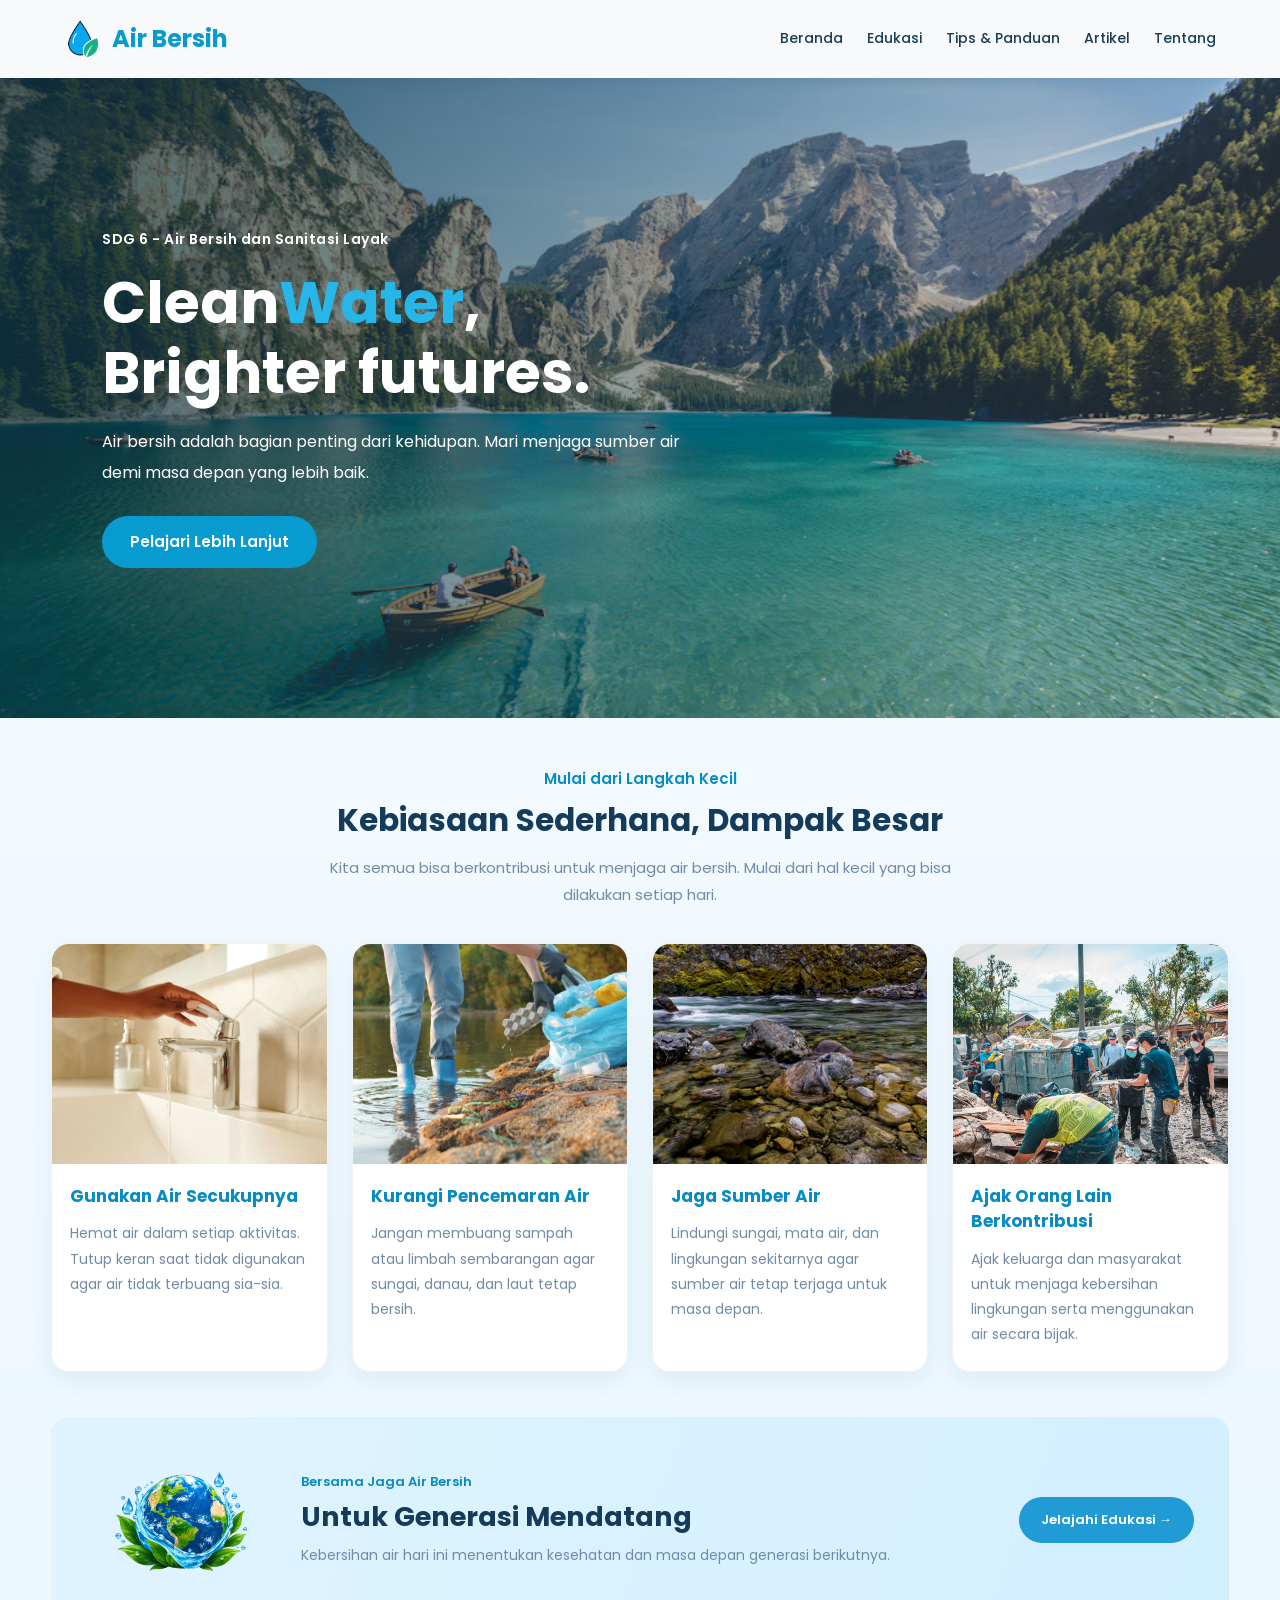
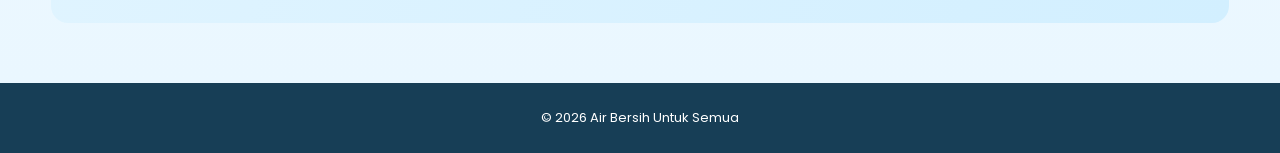
<file: index.html>
<!DOCTYPE html>
<html lang="id">
<head>
    <meta charset="UTF-8">
    <meta name="viewport" content="width=device-width, initial-scale=1.0">
    <title>Air Bersih untuk Semua</title>
    <link rel="stylesheet" href="css/style.css">
</head>
<body>

    <header>
        <nav>
            <a class="logo" href="index.html">
                <img src="image/logo-air.png" alt="Logo Air Bersih">
                <span>Air Bersih</span>
            </a>

            <div class="menu">
                <a href="index.html">Beranda</a>
                <a href="edukasi.html">Edukasi</a>
                <a href="panduan.html">Tips &amp; Panduan</a>
                <a href="artikel.html">Artikel</a>
                <a href="tentang.html">Tentang</a>
            </div>
        </nav>
    </header>

    <main>

        <section class="hero">
            <p class="label">
                SDG 6 - Air Bersih dan Sanitasi Layak
            </p>

            <h1>
                Clean<span>Water</span>,<br>
                Brighter futures.
            </h1>

            <p>
                Air bersih adalah bagian penting dari kehidupan.
                Mari menjaga sumber air demi masa depan yang lebih baik.
            </p>

          <a class="tombol" href="#aksi">
            Pelajari Lebih Lanjut
          </a>
        </section>
        
        <section class="manfaat" id="aksi">

            <p class="subjudul">Mulai dari Langkah Kecil</p>

            <h2>Kebiasaan Sederhana, Dampak Besar</h2>

            <p class="deskripsi">
                Kita semua bisa berkontribusi untuk menjaga air bersih.
                Mulai dari hal kecil yang bisa dilakukan setiap hari.
            </p>

            <div class="kumpulan-kartu">

                <article class="kartu">
                    <img
                        src="image/hemat-air.jpg"
                        alt="Menggunakan air secukupnya"
                    >

                    <div class="kartu-isi">
                        <h3>Gunakan Air Secukupnya</h3>

                        <p>
                            Hemat air dalam setiap aktivitas.
                            Tutup keran saat tidak digunakan agar
                            air tidak terbuang sia-sia.
                        </p>
                    </div>
                </article>

                <article class="kartu">
                    <img
                        src="image/kurangi-pencemaran.jpg"
                        alt="Menjaga sungai dari pencemaran"
                    >

                    <div class="kartu-isi">
                        <h3>Kurangi Pencemaran Air</h3>

                        <p>
                            Jangan membuang sampah atau limbah
                            sembarangan agar sungai, danau,
                            dan laut tetap bersih.
                        </p>
                    </div>
                </article>

                <article class="kartu">
                    <img
                        src="image/mata-air.jpg"
                        alt="Melestarikan sumber air"
                    >

                    <div class="kartu-isi">
                        <h3>Jaga Sumber Air</h3>

                        <p>
                            Lindungi sungai, mata air, dan
                            lingkungan sekitarnya agar sumber
                            air tetap terjaga untuk masa depan.
                        </p>
                    </div>
                </article>

                <article class="kartu">
                    <img
                        src="image/ajak-orang.jpg"
                        alt="Masyarakat menjaga kebersihan lingkungan"
                    >

                    <div class="kartu-isi">
                        <h3>Ajak Orang Lain Berkontribusi</h3>

                        <p>
                            Ajak keluarga dan masyarakat untuk
                            menjaga kebersihan lingkungan serta
                            menggunakan air secara bijak.
                        </p>
                    </div>
                </article>

            </div>

            <div class="ajakan-edukasi">

                <div class="ajakan-gambar">
                    <img
                        src="image/bumi.png"
                        alt="Ilustrasi bumi dan pelestarian air"
                    >
                </div>

                <div class="ajakan-teks">
                    <p class="ajakan-label">
                        Bersama Jaga Air Bersih
                    </p>

                    <h2>Untuk Generasi Mendatang</h2>

                    <p>
                        Kebersihan air hari ini menentukan kesehatan
                        dan masa depan generasi berikutnya.
                    </p>
                </div>

                <a href="edukasi.html" class="tombol-ajakan">
                    Jelajahi Edukasi →
                </a>

            </div>

        </section>

    </main>
    <footer>
        <p>&copy; 2026 Air Bersih Untuk Semua</p>
    </footer>

</body>
</html>
</file>
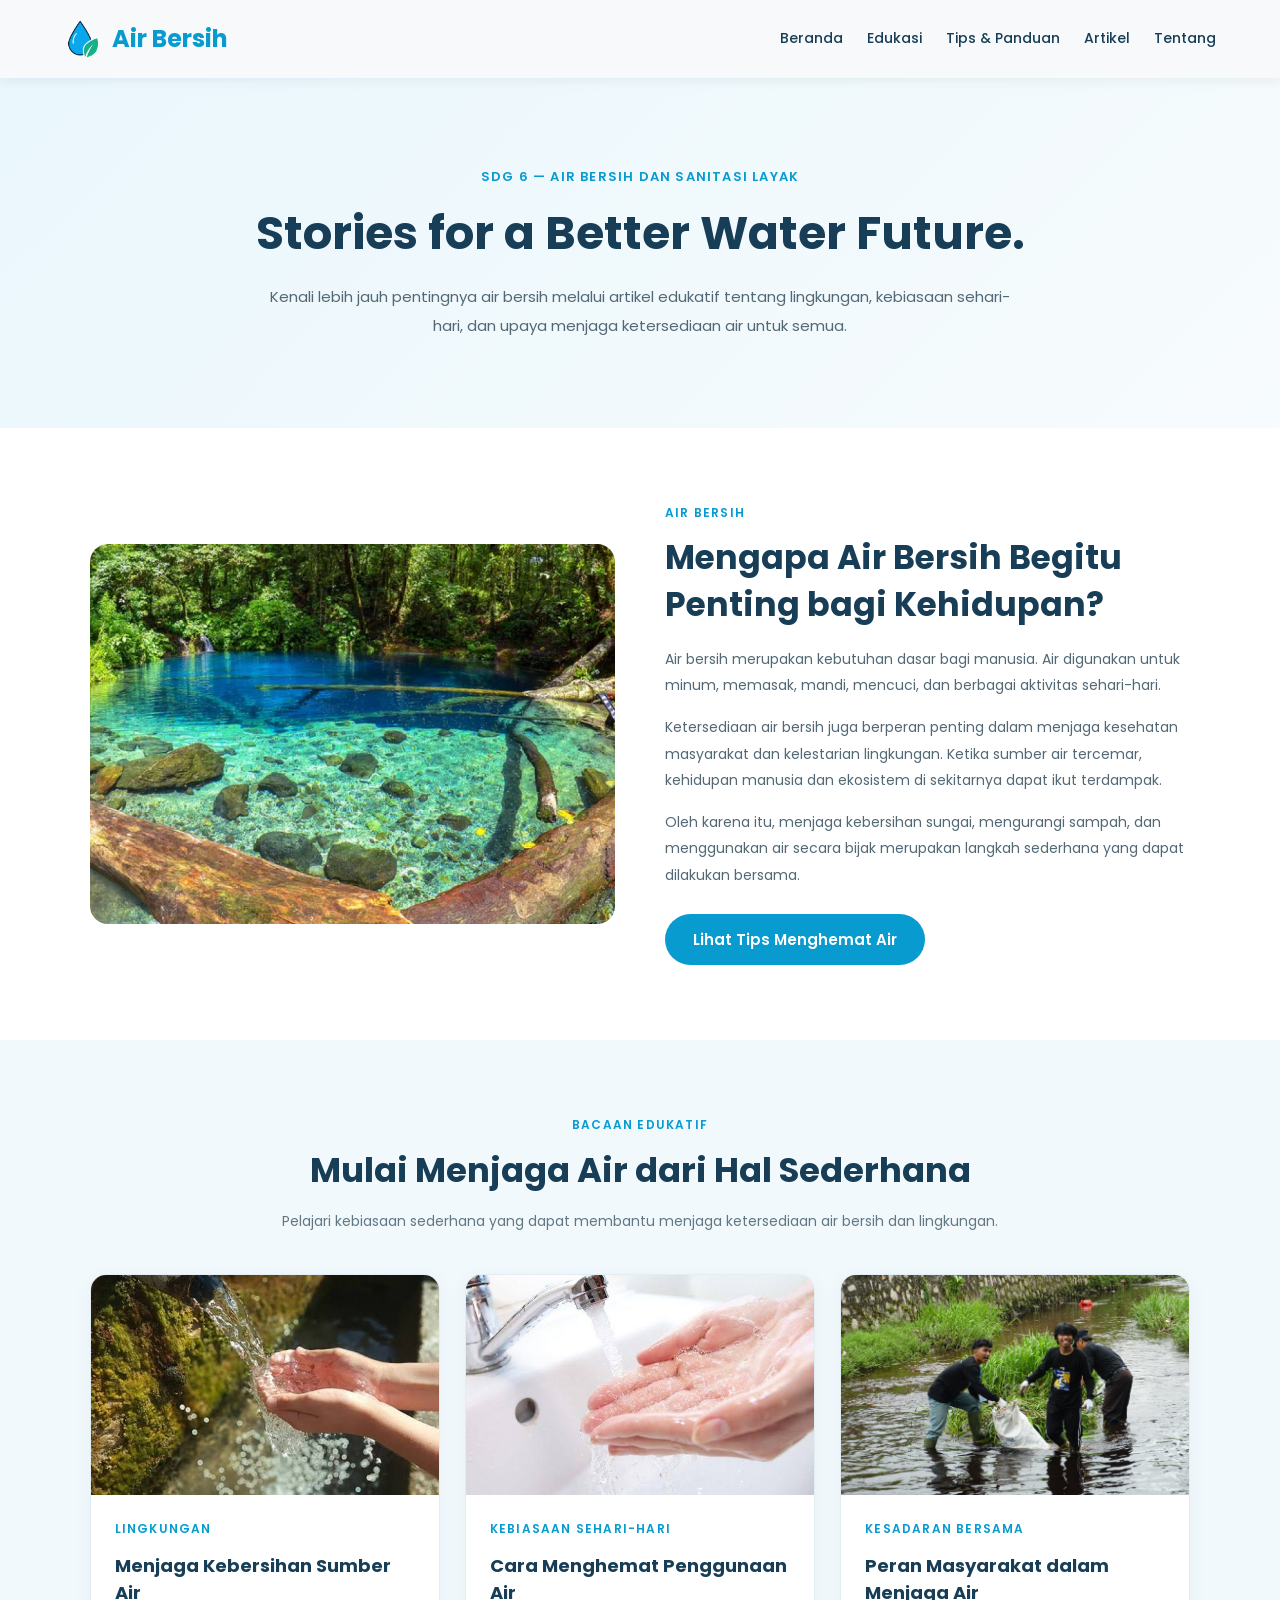
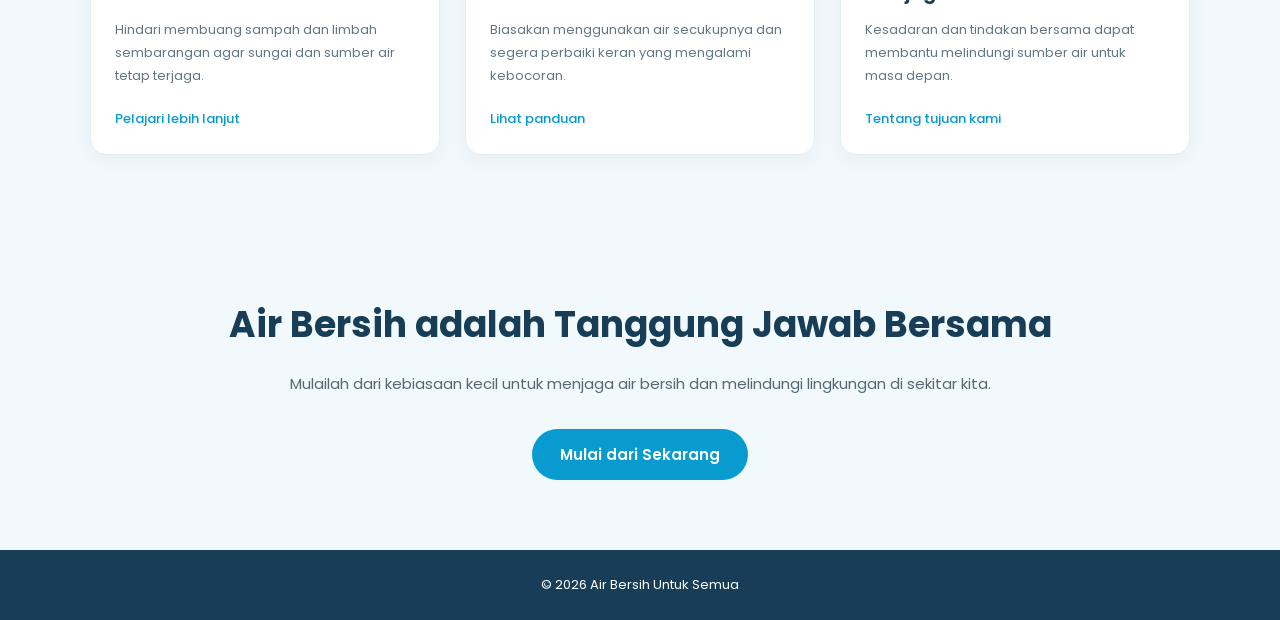
<file: artikel.html>
<!DOCTYPE html>
<html lang="id">
<head>
    <meta charset="UTF-8">
    <meta name="viewport" content="width=device-width, initial-scale=1.0">
    <title>Artikel | Air Bersih Untuk Semua</title>
    <link rel="stylesheet" href="css/style.css">
</head>
<body>

    <!-- HEADER -->
    <header>
        <nav>
            <a class="logo" href="index.html">
                <img src="image/logo-air.png" alt="Logo Air Bersih">
                <span>Air Bersih</span>
            </a>

            <div class="menu">
                <a href="index.html">Beranda</a>
                <a href="edukasi.html">Edukasi</a>
                <a href="panduan.html">Tips &amp; Panduan</a>
                <a href="artikel.html" aria-current="page">Artikel</a>
                <a href="tentang.html">Tentang</a>
            </div>
        </nav>
    </header>

    <main>

        <!-- HERO ARTIKEL -->
        <section class="artikel-hero">
            <div class="artikel-hero-isi">
                <p class="artikel-label">
                    SDG 6 — AIR BERSIH DAN SANITASI LAYAK
                </p>

                <h1>Stories for a Better Water Future.</h1>

                <p>
                    Kenali lebih jauh pentingnya air bersih melalui artikel
                    edukatif tentang lingkungan, kebiasaan sehari-hari, dan
                    upaya menjaga ketersediaan air untuk semua.
                </p>
            </div>
        </section>

        <!-- ARTIKEL UTAMA -->
        <section class="artikel-content">
            <div class="artikel-container">

                <div class="artikel-gambar">
                    <img
                        src="image/mata air.webp"
                        alt="Pemandangan sungai dan danau yang perlu dijaga kelestariannya"
                    >
                </div>

                <div class="artikel-teks">
                    <p class="artikel-subjudul">AIR BERSIH</p>

                    <h2>
                        Mengapa Air Bersih Begitu Penting bagi Kehidupan?
                    </h2>

                    <p>
                        Air bersih merupakan kebutuhan dasar bagi manusia.
                        Air digunakan untuk minum, memasak, mandi, mencuci,
                        dan berbagai aktivitas sehari-hari.
                    </p>

                    <p>
                        Ketersediaan air bersih juga berperan penting dalam
                        menjaga kesehatan masyarakat dan kelestarian lingkungan.
                        Ketika sumber air tercemar, kehidupan manusia dan
                        ekosistem di sekitarnya dapat ikut terdampak.
                    </p>

                    <p>
                        Oleh karena itu, menjaga kebersihan sungai, mengurangi
                        sampah, dan menggunakan air secara bijak merupakan
                        langkah sederhana yang dapat dilakukan bersama.
                    </p>

                    <a class="tombol" href="panduan.html">
                        Lihat Tips Menghemat Air
                    </a>
                </div>

            </div>
        </section>

        <!-- ARTIKEL EDUKASI LAINNYA -->
        <section class="artikel-daftar">
            <div class="artikel-judul">
                <p class="artikel-subjudul">BACAAN EDUKATIF</p>

                <h2>Mulai Menjaga Air dari Hal Sederhana</h2>

                <p>
                    Pelajari kebiasaan sederhana yang dapat membantu menjaga
                    ketersediaan air bersih dan lingkungan.
                </p>
            </div>

            <div class="artikel-grid">

                <article class="artikel-card">
                    <img
                        src="image/kebersihan air.jpg"
                        alt="Sumber air alami"
                    >

                    <div class="artikel-card-isi">
                        <p class="artikel-subjudul">LINGKUNGAN</p>

                        <h3>Menjaga Kebersihan Sumber Air</h3>

                        <p>
                            Hindari membuang sampah dan limbah sembarangan
                            agar sungai dan sumber air tetap terjaga.
                        </p>

                        <a href="edukasi.html">Pelajari lebih lanjut</a>
                    </div>
                </article>

                <article class="artikel-card">
                    <img
                        src="image/hemat air.jpg"
                        alt="Air sebagai kebutuhan sehari-hari"
                    >

                    <div class="artikel-card-isi">
                        <p class="artikel-subjudul">KEBIASAAN SEHARI-HARI</p>

                        <h3>Cara Menghemat Penggunaan Air</h3>

                        <p>
                            Biasakan menggunakan air secukupnya dan segera
                            perbaiki keran yang mengalami kebocoran.
                        </p>

                        <a href="panduan.html">Lihat panduan</a>
                    </div>
                </article>

                <article class="artikel-card">
                    <img
                        src="image/menjaga sumber air.jpeg"
                        alt="Lingkungan perairan yang alami"
                    >

                    <div class="artikel-card-isi">
                        <p class="artikel-subjudul">KESADARAN BERSAMA</p>

                        <h3>Peran Masyarakat dalam Menjaga Air</h3>

                        <p>
                            Kesadaran dan tindakan bersama dapat membantu
                            melindungi sumber air untuk masa depan.
                        </p>

                        <a href="tentang.html">Tentang tujuan kami</a>
                    </div>
                </article>

            </div>
        </section>

        <!-- AJAKAN -->
        <section class="artikel-ajakan">
            <h2>Air Bersih adalah Tanggung Jawab Bersama</h2>

            <p>
                Mulailah dari kebiasaan kecil untuk menjaga air bersih
                dan melindungi lingkungan di sekitar kita.
            </p>

            <a class="tombol" href="panduan.html">
                Mulai dari Sekarang
            </a>
        </section>

    </main>

    <!-- FOOTER -->
    <footer>
        <p>&copy; 2026 Air Bersih Untuk Semua</p>
    </footer>

</body>
</html>
</file>
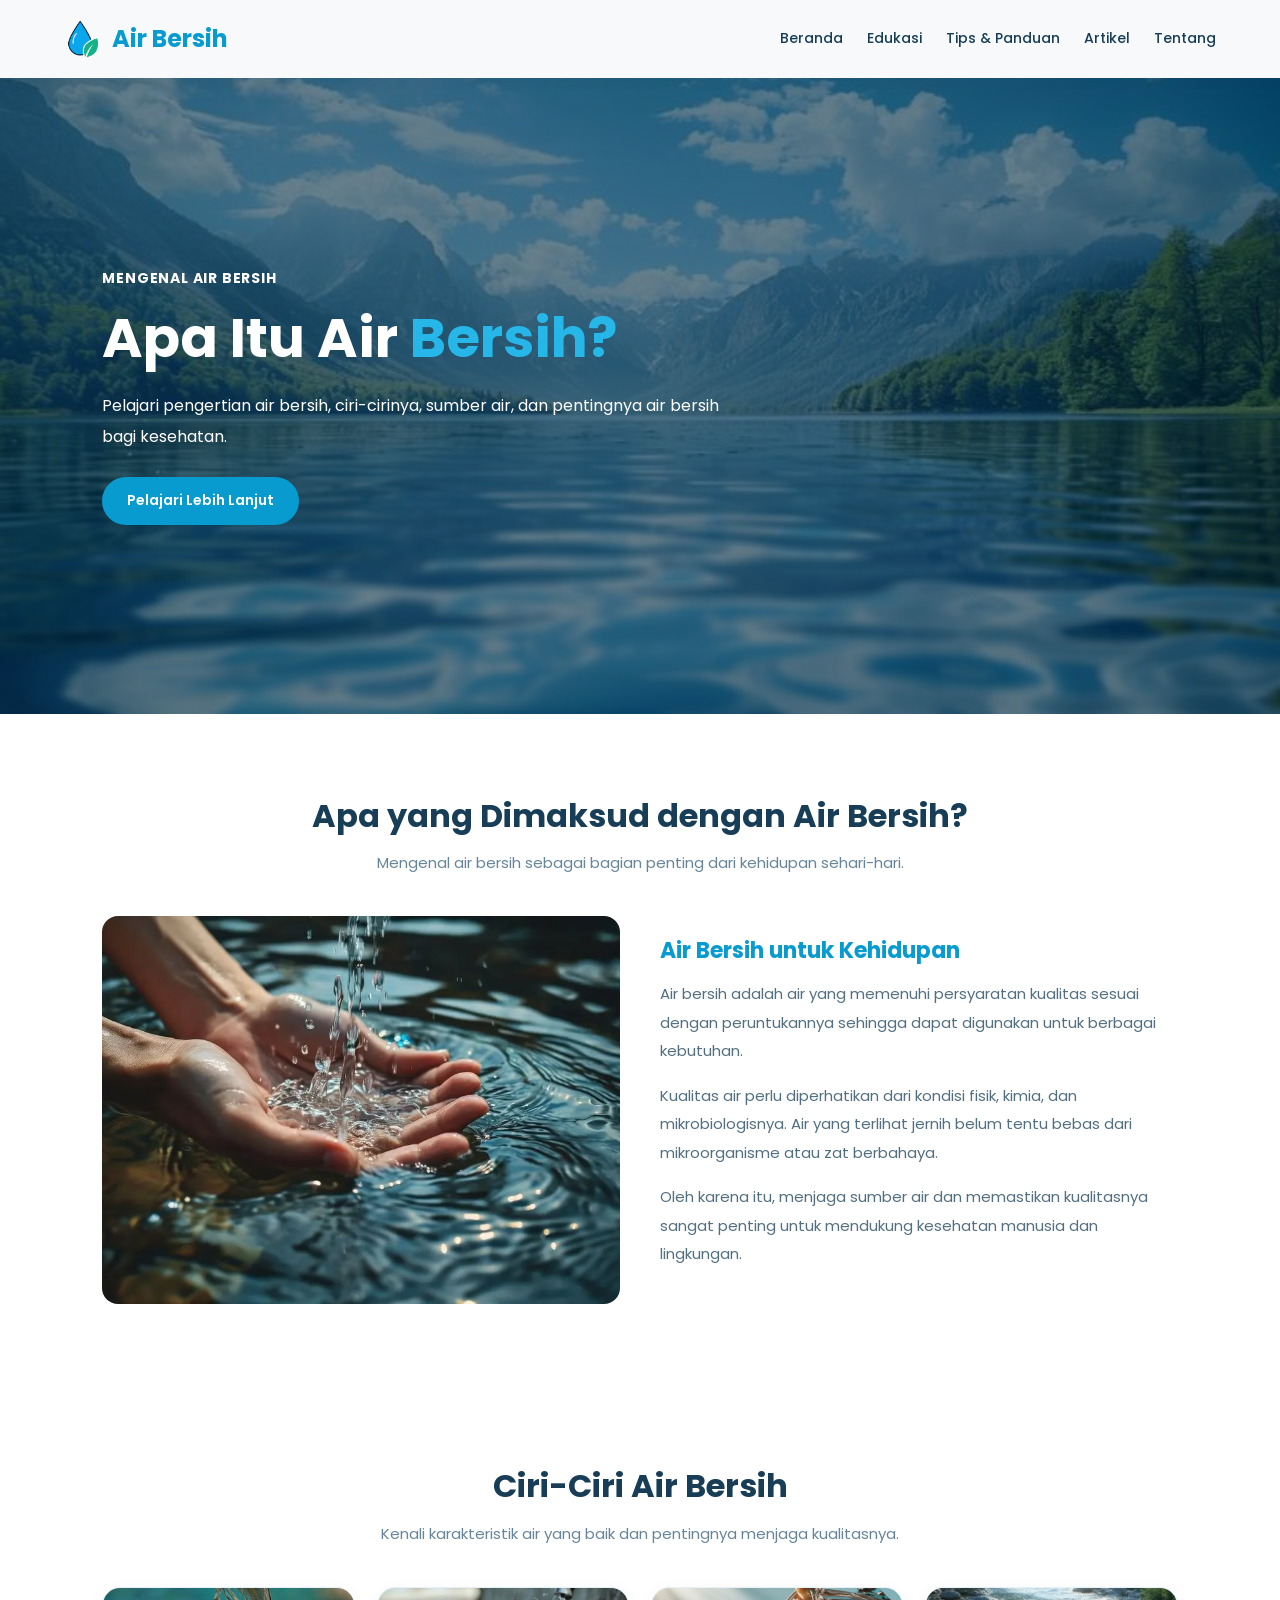
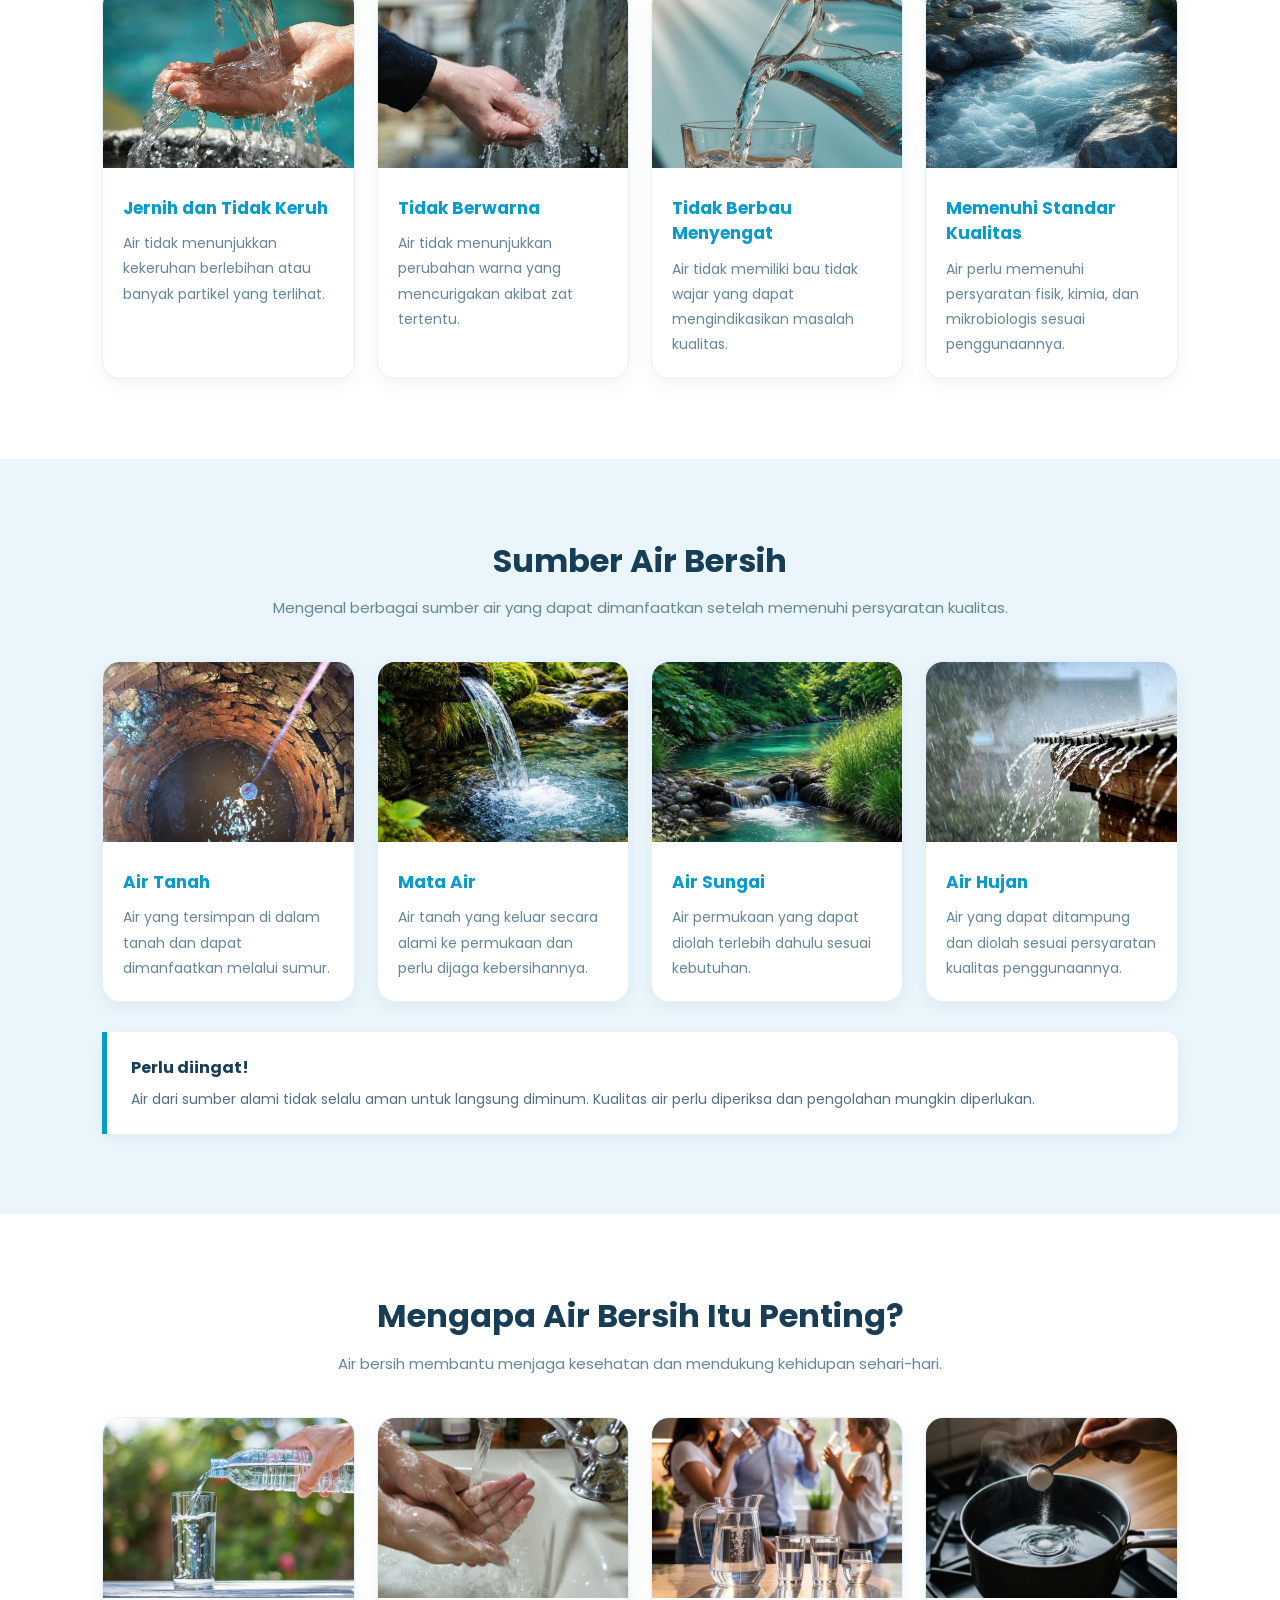
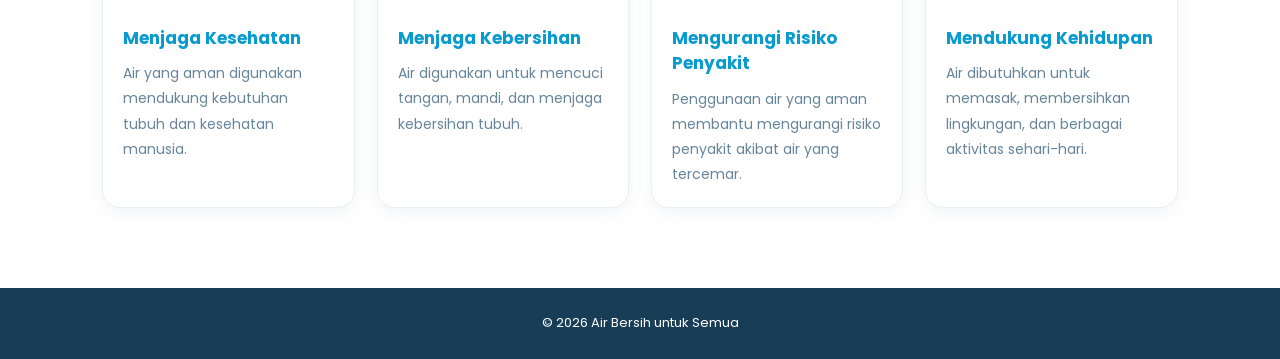
<file: edukasi.html>
<!DOCTYPE html>
<html lang="id">
<head>
    <meta charset="UTF-8">
    <meta name="viewport" content="width=device-width, initial-scale=1.0">
    <title>Edukasi | Air Bersih</title>
    <link rel="stylesheet" href="css/style.css">
</head>
<body>
    <header>
        <nav>
              <a class="logo" href="index.html">
                <img src="image/logo-air.png" alt="Logo Air Bersih">
                <span>Air Bersih</span>
              </a>
            <div class="menu">
                <a href="index.html">Beranda</a>
                <a href="edukasi.html">Edukasi</a>
                <a href="panduan.html">Tips & Panduan</a>
                <a href="artikel.html">Artikel</a>
                <a href="tentang.html">Tentang</a>
            </div>
        </nav>
    </header>
    <main class="halaman-edukasi">

        <!-- HERO PENGERTIAN AIR BERSIH -->
        <section class="edukasi-hero">

            <div class="edukasi-hero-content">
                <p class="edukasi-label">
                    MENGENAL AIR BERSIH
                </p>

                <h1>
                    Apa Itu Air <span>Bersih?</span>
                </h1>

                <p class="edukasi-deskripsi">
                    Pelajari pengertian air bersih, ciri-cirinya,
                    sumber air, dan pentingnya air bersih bagi kesehatan.
                </p>

                <a href="#pengertian" class="edukasi-tombol">
                    Pelajari Lebih Lanjut
                </a>
            </div>

        </section>

        <!-- PENGERTIAN AIR BERSIH -->
        <section class="edukasi-pengertian" id="pengertian">

            <div class="edukasi-judul">
                <h2>Apa yang Dimaksud dengan Air Bersih?</h2>
                <p>
                    Mengenal air bersih sebagai bagian penting
                    dari kehidupan sehari-hari.
                </p>
            </div>

            <div class="edukasi-pengertian-content">

                <img
                    src="image/pengertian.jpg"
                    alt="Pemandangan sumber air bersih"
                    class="edukasi-gambar-pengertian"
                >

                <div class="edukasi-teks-pengertian">
                    <h3>Air Bersih untuk Kehidupan</h3>

                    <p>
                        Air bersih adalah air yang memenuhi persyaratan
                        kualitas sesuai dengan peruntukannya sehingga
                        dapat digunakan untuk berbagai kebutuhan.
                    </p>

                    <p>
                        Kualitas air perlu diperhatikan dari kondisi
                        fisik, kimia, dan mikrobiologisnya. Air yang
                        terlihat jernih belum tentu bebas dari
                        mikroorganisme atau zat berbahaya.
                    </p>

                    <p>
                        Oleh karena itu, menjaga sumber air dan
                        memastikan kualitasnya sangat penting untuk
                        mendukung kesehatan manusia dan lingkungan.
                    </p>
                </div>

            </div>
        </section>

        <!-- CIRI-CIRI AIR BERSIH -->
        <section class="edukasi-bagian" id="ciri-ciri">

            <div class="edukasi-judul">
                <h2>Ciri-Ciri Air Bersih</h2>
                <p>
                    Kenali karakteristik air yang baik dan
                    pentingnya menjaga kualitasnya.
                </p>
            </div>

            <div class="edukasi-grid">

                <article class="edukasi-card">
                    <img src="image/air jernih.jpg"
                         alt="Air jernih"
                         class="edukasi-card-gambar">

                    <div class="edukasi-card-isi">
                        <h3>Jernih dan Tidak Keruh</h3>
                        <p>
                            Air tidak menunjukkan kekeruhan berlebihan
                            atau banyak partikel yang terlihat.
                        </p>
                    </div>
                </article>

                <article class="edukasi-card">
                    <img src="image/air tidak berwarna.jpg"
                         alt="Air tanpa warna mencurigakan"
                         class="edukasi-card-gambar">

                    <div class="edukasi-card-isi">
                        <h3>Tidak Berwarna</h3>
                        <p>
                            Air tidak menunjukkan perubahan warna
                            yang mencurigakan akibat zat tertentu.
                        </p>
                    </div>
                </article>

                <article class="edukasi-card">
                    <img src="image/air tak berbau.jpg"
                         alt="Air bersih dalam wadah"
                         class="edukasi-card-gambar">

                    <div class="edukasi-card-isi">
                        <h3>Tidak Berbau Menyengat</h3>
                        <p>
                            Air tidak memiliki bau tidak wajar
                            yang dapat mengindikasikan masalah kualitas.
                        </p>
                    </div>
                </article>

                <article class="edukasi-card">
                    <img src="image/sumber air terjaga.jpg"
                         alt="Lingkungan sumber air yang terjaga"
                         class="edukasi-card-gambar">

                    <div class="edukasi-card-isi">
                        <h3>Memenuhi Standar Kualitas</h3>
                        <p>
                            Air perlu memenuhi persyaratan fisik,
                            kimia, dan mikrobiologis sesuai penggunaannya.
                        </p>
                    </div>
                </article>

            </div>
        </section>

        <!-- SUMBER AIR BERSIH -->
        <section class="edukasi-bagian edukasi-sumber"
                 id="sumber-air">

            <div class="edukasi-judul">
                <h2>Sumber Air Bersih</h2>
                <p>
                    Mengenal berbagai sumber air yang dapat
                    dimanfaatkan setelah memenuhi persyaratan kualitas.
                </p>
            </div>

            <div class="edukasi-grid">

                <article class="edukasi-card">
                    <img src="image/air tanah.jpg"
                         alt="Air tanah"
                         class="edukasi-card-gambar">

                    <div class="edukasi-card-isi">
                        <h3>Air Tanah</h3>
                        <p>
                            Air yang tersimpan di dalam tanah dan
                            dapat dimanfaatkan melalui sumur.
                        </p>
                    </div>
                </article>

                <article class="edukasi-card">
                    <img src="image/mata air alami.jpg"
                         alt="Mata air alami"
                         class="edukasi-card-gambar">

                    <div class="edukasi-card-isi">
                        <h3>Mata Air</h3>
                        <p>
                            Air tanah yang keluar secara alami
                            ke permukaan dan perlu dijaga kebersihannya.
                        </p>
                    </div>
                </article>

                <article class="edukasi-card">
                    <img src="image/sungai.jpg"
                         alt="Aliran sungai"
                         class="edukasi-card-gambar">

                    <div class="edukasi-card-isi">
                        <h3>Air Sungai</h3>
                        <p>
                            Air permukaan yang dapat diolah
                            terlebih dahulu sesuai kebutuhan.
                        </p>
                    </div>
                </article>

                <article class="edukasi-card">
                    <img src="image/air hujan.jpg"
                         alt="Air hujan"
                         class="edukasi-card-gambar">

                    <div class="edukasi-card-isi">
                        <h3>Air Hujan</h3>
                        <p>
                            Air yang dapat ditampung dan diolah
                            sesuai persyaratan kualitas penggunaannya.
                        </p>
                    </div>
                </article>

            </div>

            <div class="edukasi-catatan">
                <strong>Perlu diingat!</strong>
                <p>
                    Air dari sumber alami tidak selalu aman untuk
                    langsung diminum. Kualitas air perlu diperiksa
                    dan pengolahan mungkin diperlukan.
                </p>
            </div>
        </section>

         <!-- PENTINGNYA AIR BERSIH -->
        <section class="edukasi-bagian"
                 id="pentingnya-air-bersih">

            <div class="edukasi-judul">
                <h2>Mengapa Air Bersih Itu Penting?</h2>
                <p>
                    Air bersih membantu menjaga kesehatan
                    dan mendukung kehidupan sehari-hari.
                </p>
            </div>

            <div class="edukasi-grid">

                <article class="edukasi-card">
                    <img src="image/air minum.jpg"
                         alt="Air minum untuk kebutuhan tubuh"
                         class="edukasi-card-gambar">

                    <div class="edukasi-card-isi">
                        <h3>Menjaga Kesehatan</h3>
                        <p>
                            Air yang aman digunakan mendukung
                            kebutuhan tubuh dan kesehatan manusia.
                        </p>
                    </div>
                </article>

                <article class="edukasi-card">
                    <img src="image/cuci tangan.jpg"
                         alt="Mencuci tangan menggunakan air"
                         class="edukasi-card-gambar">

                    <div class="edukasi-card-isi">
                        <h3>Menjaga Kebersihan</h3>
                        <p>
                            Air digunakan untuk mencuci tangan,
                            mandi, dan menjaga kebersihan tubuh.
                        </p>
                    </div>
                </article>

                <article class="edukasi-card">
                    <img src="image/keluarga minum air.jpg"
                         alt="Keluarga minum air bersih"
                         class="edukasi-card-gambar">

                    <div class="edukasi-card-isi">
                        <h3>Mengurangi Risiko Penyakit</h3>
                        <p>
                            Penggunaan air yang aman membantu
                            mengurangi risiko penyakit akibat
                            air yang tercemar.
                        </p>
                    </div>
                </article>

                <article class="edukasi-card">
                    <img src="image/memasak.jpg"
                         alt="Kegiatan sehari-hari menggunakan air"
                         class="edukasi-card-gambar">

                    <div class="edukasi-card-isi">
                        <h3>Mendukung Kehidupan</h3>
                        <p>
                            Air dibutuhkan untuk memasak,
                            membersihkan lingkungan, dan
                            berbagai aktivitas sehari-hari.
                        </p>
                    </div>
                </article>

            </div>
        </section>

    </main>

    <footer>
        <p>&copy; 2026 Air Bersih untuk Semua</p>
    </footer>
                
</body>
</html>
</file>
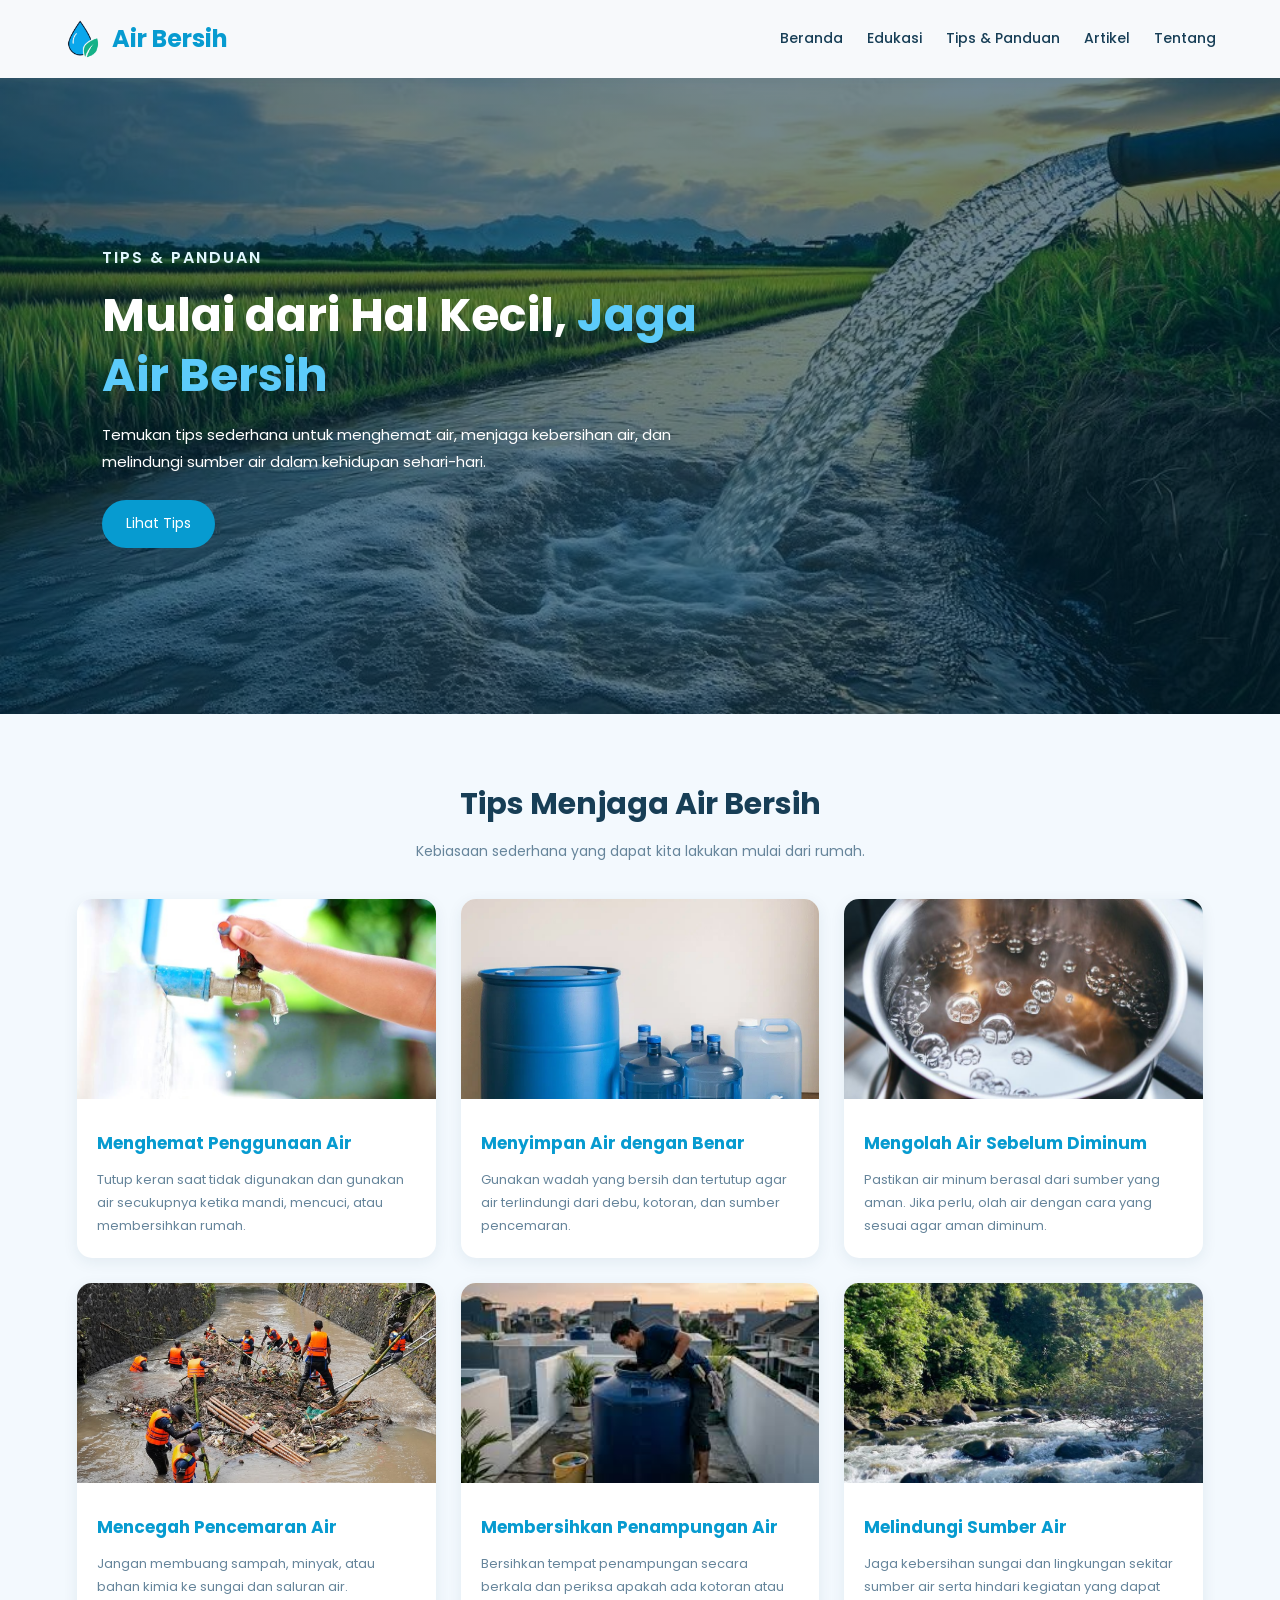
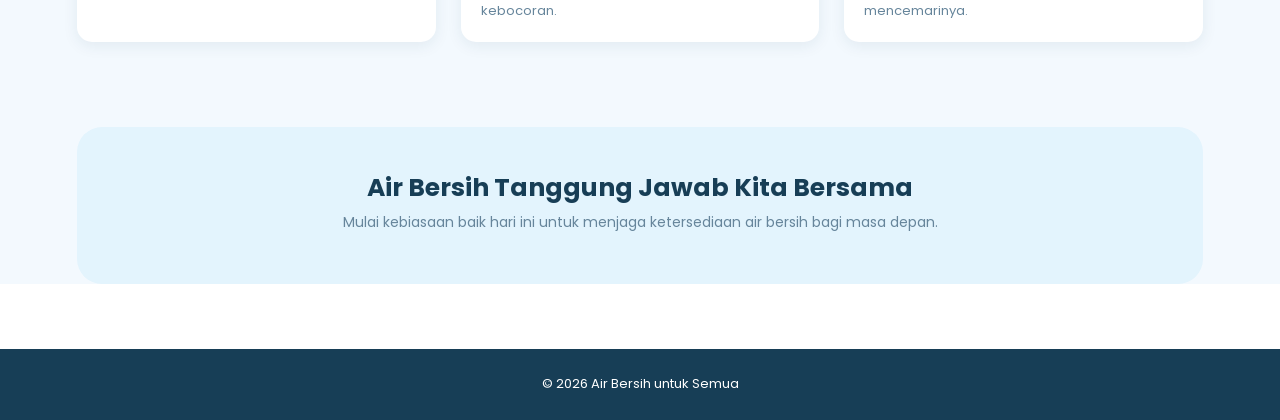
<file: panduan.html>
<!DOCTYPE html>
<html lang="id">
<head>
    <meta charset="UTF-8">
    <meta name="viewport" content="width=device-width, initial-scale=1.0">
    <title>Tips & Panduan | Air Bersih</title>
    <link rel="stylesheet" href="css/style.css">
</head>
<body>
    <header>
        <nav>
            <a class="logo" href="index.html">
                <img src="image/logo-air.png" alt="Logo Air Bersih">
                <span>Air Bersih</span> 
            </a>
            <div class="menu">
                <a href="index.html">Beranda</a>
                <a href="edukasi.html">Edukasi</a>
                <a href="panduan.html">Tips & Panduan</a>
                <a href="artikel.html">Artikel</a>
                <a href="tentang.html">Tentang</a>
            </div>
        </nav>
    </header>

    <main class="tips-halaman">

        <!-- HERO SECTION -->
        <section class="tips-hero">
            <div class="tips-hero-isi">
                <p class="tips-label">TIPS & PANDUAN</p>

                <h1>
                    Mulai dari Hal Kecil,
                    <span>Jaga Air Bersih</span>
                </h1>

                <p class="tips-deskripsi">
                    Temukan tips sederhana untuk menghemat air,
                    menjaga kebersihan air, dan melindungi sumber
                    air dalam kehidupan sehari-hari.
                </p>
                <a href="#daftar-tips" class="tips-tombol">
                    Lihat Tips
                </a>

            </div>
        </section>

        <!-- DAFTAR TIPS -->
        <section class="tips-bagian" id="daftar-tips">

            <div class="tips-judul">
                <h2>Tips Menjaga Air Bersih</h2>
                <p>
                    Kebiasaan sederhana yang dapat kita lakukan
                    mulai dari rumah.
                </p>
            </div>

            <div class="tips-grid">

                <!-- TIPS -->
                <article class="tips-card">
                    <img src="image/mematikan keran2.jpg"
                         alt="Mematikan keran air setelah digunakan"
                         class="tips-gambar">

                    <div class="tips-card-isi">
                        <h3>Menghemat Penggunaan Air</h3>
                        <p>
                            Tutup keran saat tidak digunakan dan
                            gunakan air secukupnya ketika mandi,
                            mencuci, atau membersihkan rumah.
                        </p>
                    </div>
                </article>

                <!-- TIPS -->
                <article class="tips-card">
                    <img src="image/penyimpan air.jpg"
                         alt="Wadah penyimpanan air bersih yang tertutup"
                         class="tips-gambar">

                    <div class="tips-card-isi">
                        <h3>Menyimpan Air dengan Benar</h3>
                        <p>
                            Gunakan wadah yang bersih dan tertutup
                            agar air terlindungi dari debu,
                            kotoran, dan sumber pencemaran.
                        </p>
                    </div>
                </article>

                <!-- TIPS -->
                <article class="tips-card">
                    <img src="image/masak air.jpg"
                         alt="Air yang sedang direbus dalam panci"
                         class="tips-gambar">

                    <div class="tips-card-isi">
                        <h3>Mengolah Air Sebelum Diminum</h3>
                        <p>
                            Pastikan air minum berasal dari sumber
                            yang aman. Jika perlu, olah air dengan
                            cara yang sesuai agar aman diminum.
                        </p>
                    </div>
                </article>

                <!-- TIPS -->
                <article class="tips-card">
                    <img src="image/mencegah pencemaran air2.jpg"
                         alt="Sampah yang dikumpulkan untuk menjaga lingkungan"
                         class="tips-gambar">

                    <div class="tips-card-isi">
                        <h3>Mencegah Pencemaran Air</h3>
                        <p>
                            Jangan membuang sampah, minyak,
                            atau bahan kimia ke sungai dan
                            saluran air.
                        </p>
                    </div>
                </article>

                <!-- TIPS -->
                <article class="tips-card">
                    <img src="image/membersihkan toren.jpg"
                         alt="Pembersihan tempat penampungan air"
                         class="tips-gambar">

                    <div class="tips-card-isi">
                        <h3>Membersihkan Penampungan Air</h3>
                        <p>
                            Bersihkan tempat penampungan secara
                            berkala dan periksa apakah ada
                            kotoran atau kebocoran.
                        </p>
                    </div>
                </article>

                <!-- TIPS -->
                <article class="tips-card">
                    <img src="image/lindungi sumber air.jpg"
                         alt="Lingkungan sungai yang bersih dan terawat"
                         class="tips-gambar">

                    <div class="tips-card-isi">
                        <h3>Melindungi Sumber Air</h3>
                        <p>
                            Jaga kebersihan sungai dan lingkungan
                            sekitar sumber air serta hindari
                            kegiatan yang dapat mencemarinya.
                        </p>
                    </div>
                </article>

            </div>
        </section>

        <!-- AJAKAN -->
        <section class="tips-ajakan">
            <h2>Air Bersih Tanggung Jawab Kita Bersama</h2>
            <p>
                Mulai kebiasaan baik hari ini untuk menjaga
                ketersediaan air bersih bagi masa depan.
            </p>
        </section>

    </main>

    <footer>
        <p>&copy; 2026 Air Bersih untuk Semua</p>
    </footer>
</body>
</html>
</file>
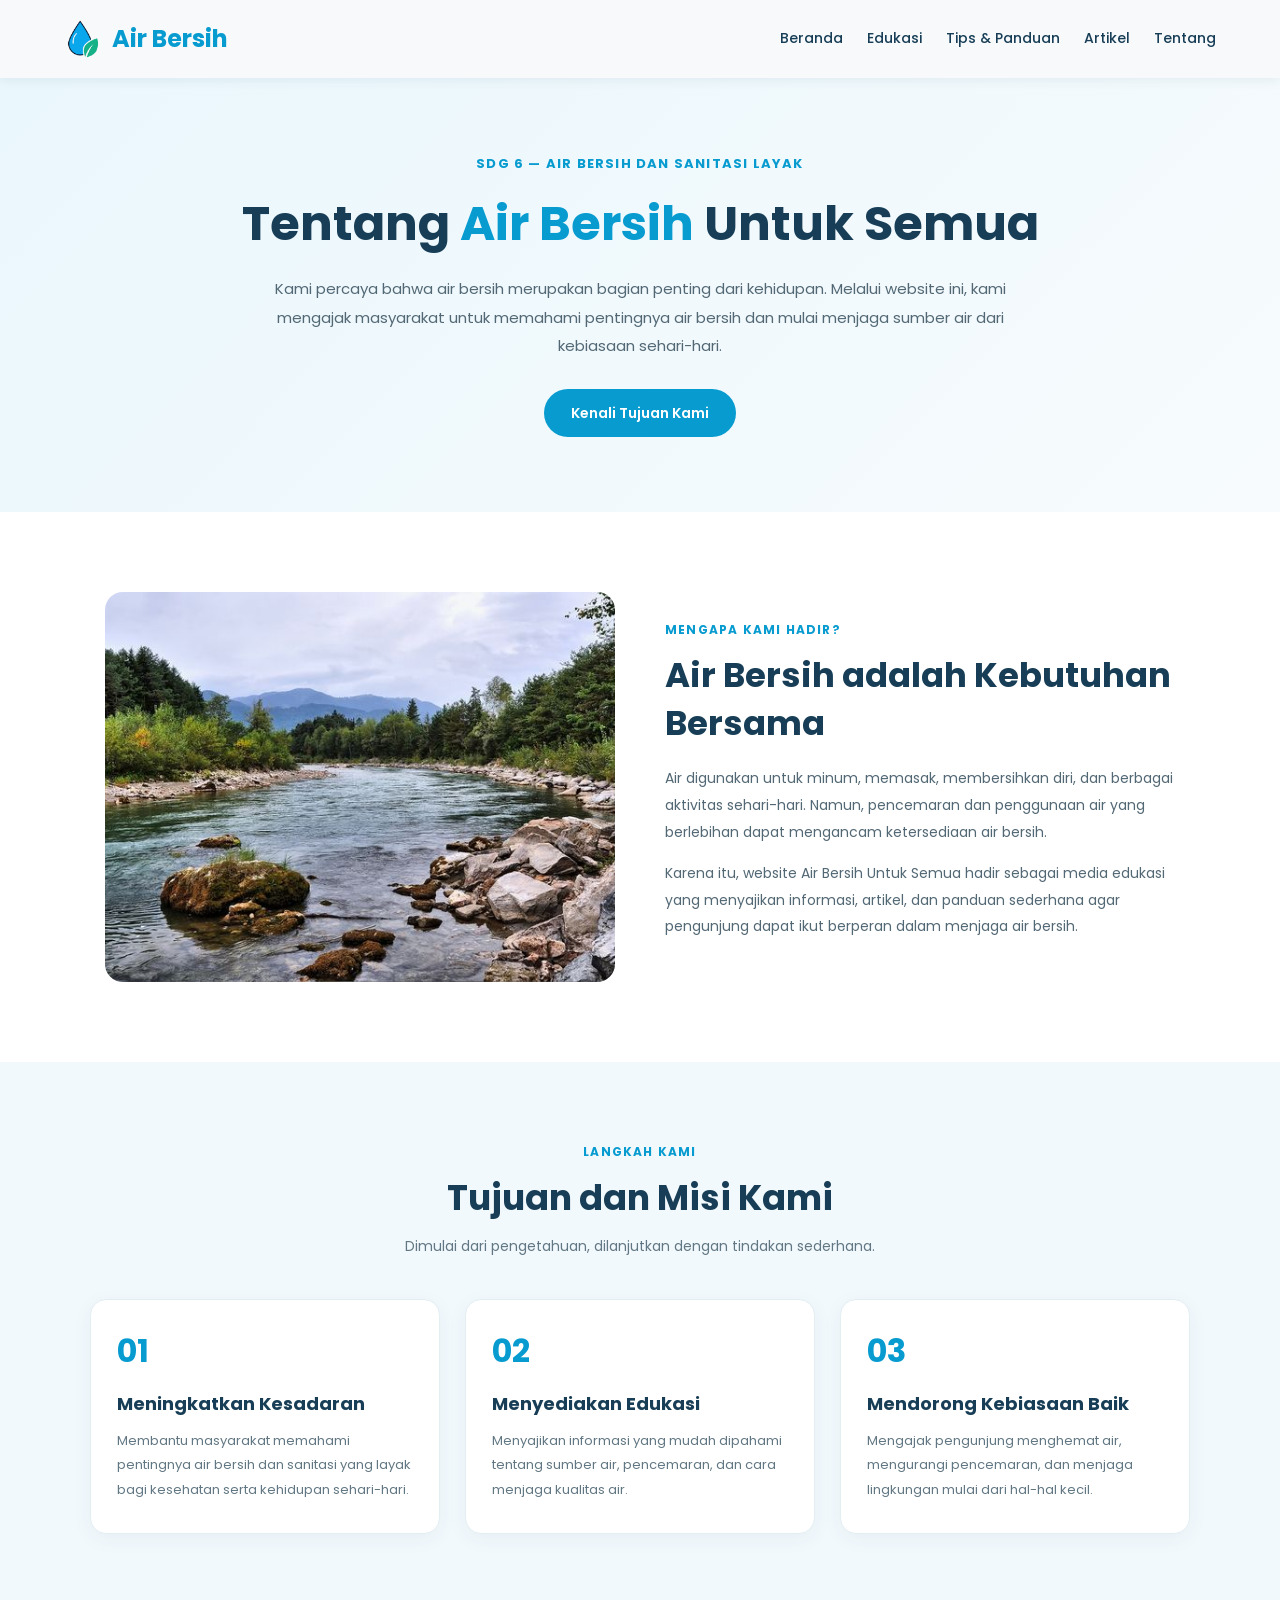
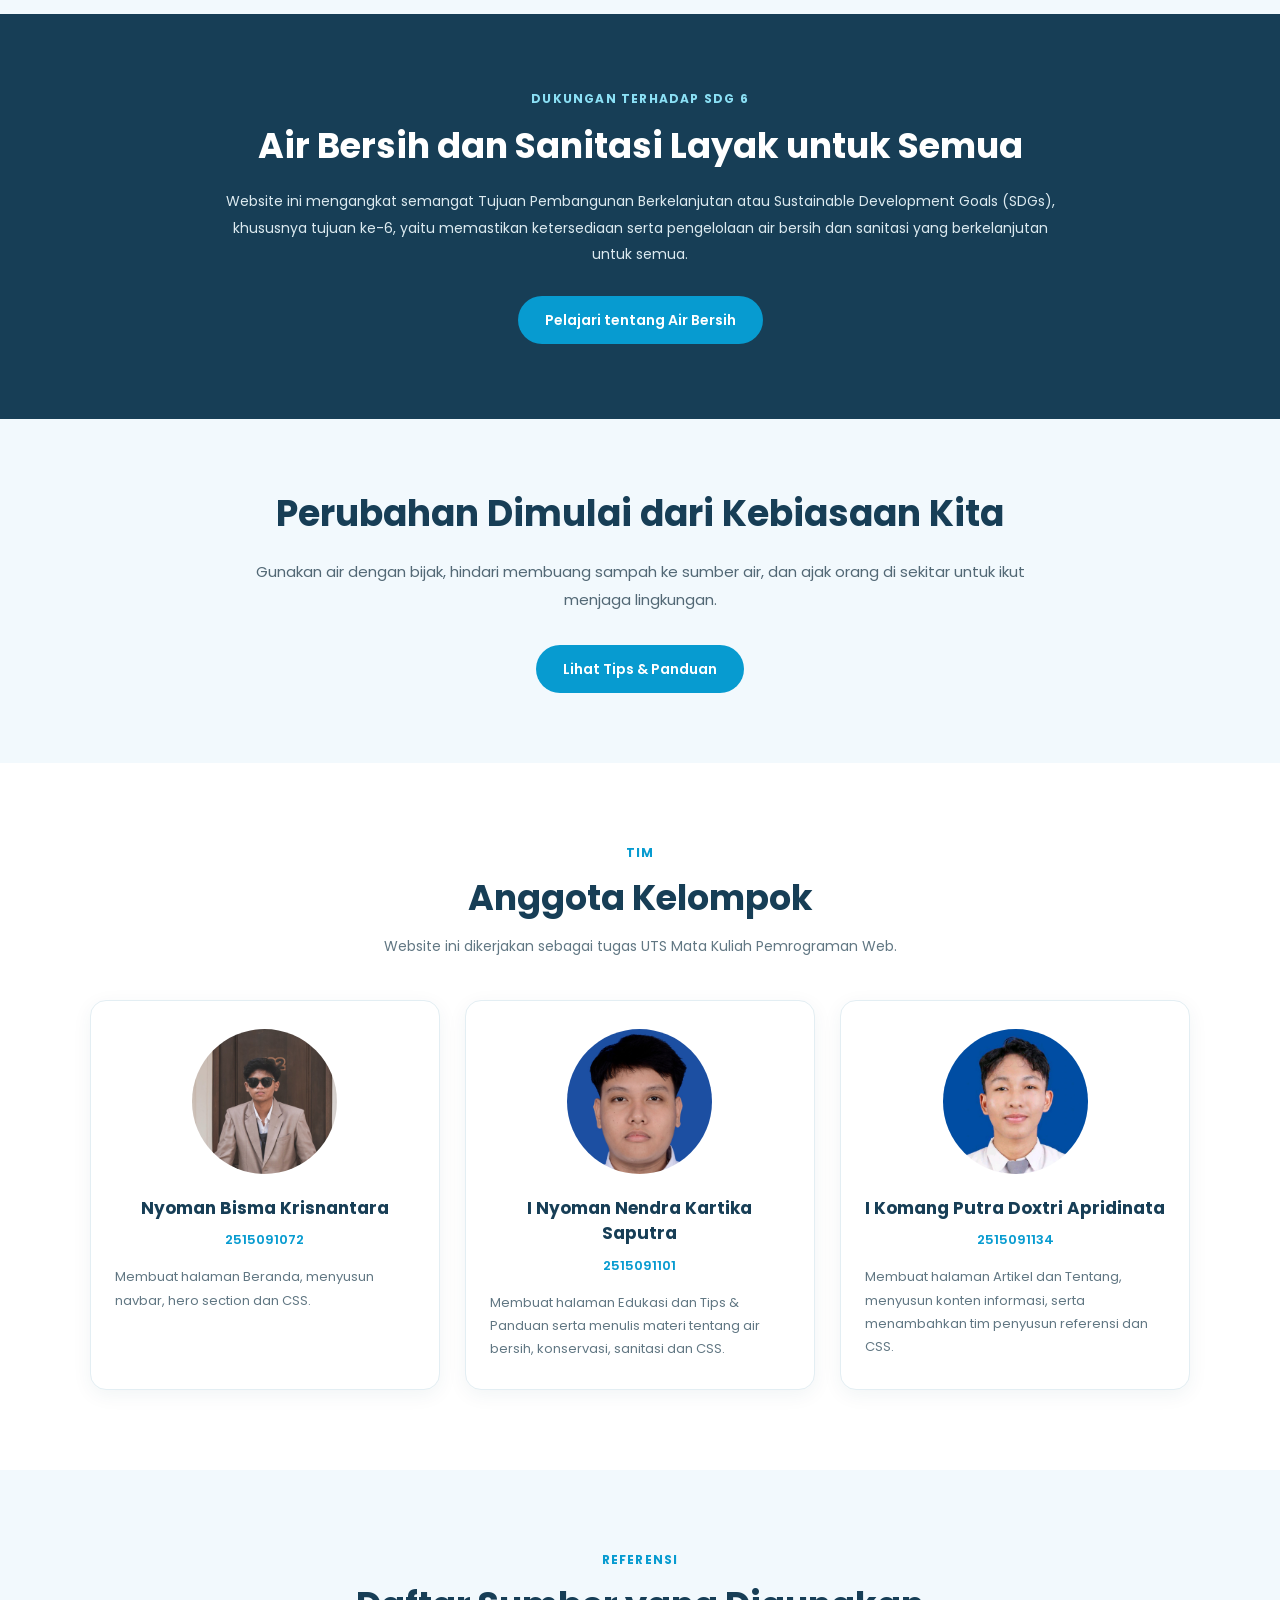
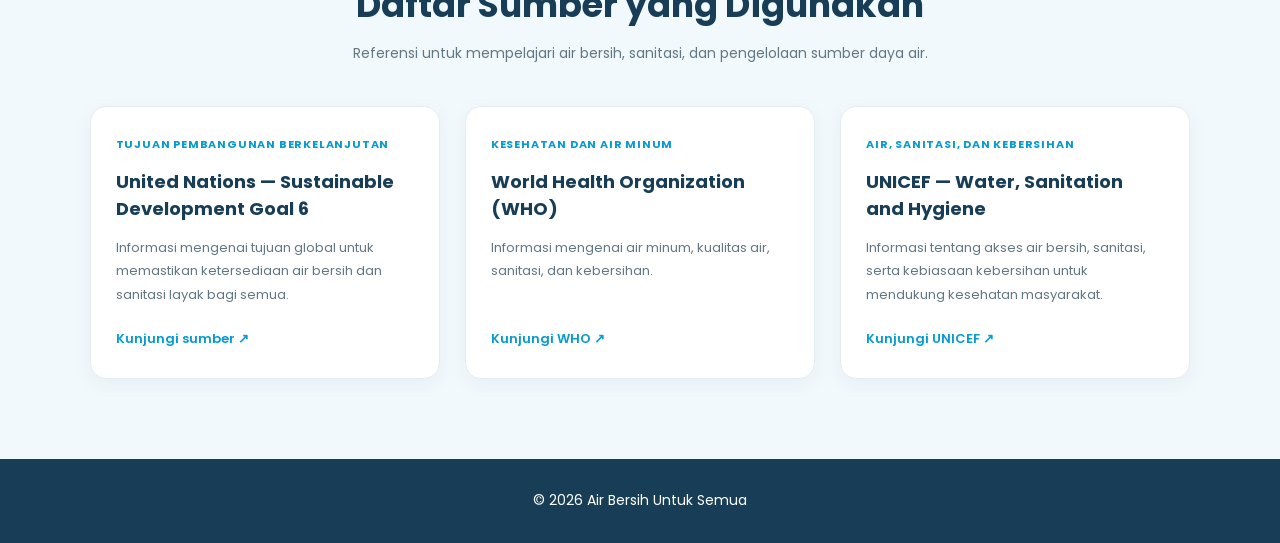
<file: tentang.html>
<!DOCTYPE html>
<html lang="id">
<head>
    <meta charset="UTF-8">
    <meta name="viewport" content="width=device-width, initial-scale=1.0">
    <title>Tentang Kami | Air Bersih Untuk Semua</title>
    <link rel="stylesheet" href="css/style.css">
</head>
<body>
    <header>
        <nav>
            <a class="logo" href="index.html">
                <img src="image/logo-air.png" alt="Logo Air Bersih">
                <span>Air Bersih</span>
            </a>

            <div class="menu">
                <a href="index.html">Beranda</a>
                <a href="edukasi.html">Edukasi</a>
                <a href="panduan.html">Tips &amp; Panduan</a>
                <a href="artikel.html">Artikel</a>
                <a href="tentang.html" aria-current="page">Tentang</a>
            </div>
        </nav>
    </header>

    <main>
        <section class="tentang-hero">
            <div class="tentang-hero-isi">
                <p class="tentang-label">SDG 6 — AIR BERSIH DAN SANITASI LAYAK</p>
                <h1>Tentang <span>Air Bersih</span> Untuk Semua</h1>
                <p>Kami percaya bahwa air bersih merupakan bagian penting dari kehidupan. Melalui website ini, kami mengajak masyarakat untuk memahami pentingnya air bersih dan mulai menjaga sumber air dari kebiasaan sehari-hari.</p>
                <a class="tentang-tombol" href="#tujuan">Kenali Tujuan Kami</a>
            </div>
        </section>

        <section class="tentang-pengenalan">
            <div class="tentang-gambar">
                <img src="image/sungai tentang.jpg" alt="Aliran air sungai yang perlu dijaga kebersihannya">
            </div>
            <div class="tentang-teks">
                <p class="tentang-subjudul">MENGAPA KAMI HADIR?</p>
                <h2>Air Bersih adalah Kebutuhan Bersama</h2>
                <p>Air digunakan untuk minum, memasak, membersihkan diri, dan berbagai aktivitas sehari-hari. Namun, pencemaran dan penggunaan air yang berlebihan dapat mengancam ketersediaan air bersih.</p>
                <p>Karena itu, website Air Bersih Untuk Semua hadir sebagai media edukasi yang menyajikan informasi, artikel, dan panduan sederhana agar pengunjung dapat ikut berperan dalam menjaga air bersih.</p>
            </div>
        </section>

        <section class="tentang-tujuan" id="tujuan">
            <div class="bagian-judul">
                <p class="tentang-subjudul">LANGKAH KAMI</p>
                <h2>Tujuan dan Misi Kami</h2>
                <p>Dimulai dari pengetahuan, dilanjutkan dengan tindakan sederhana.</p>
            </div>

            <div class="tentang-grid">
                <article class="tentang-card">
                    <div class="tentang-nomor">01</div>
                    <h3>Meningkatkan Kesadaran</h3>
                    <p>Membantu masyarakat memahami pentingnya air bersih dan sanitasi yang layak bagi kesehatan serta kehidupan sehari-hari.</p>
                </article>

                <article class="tentang-card">
                    <div class="tentang-nomor">02</div>
                    <h3>Menyediakan Edukasi</h3>
                    <p>Menyajikan informasi yang mudah dipahami tentang sumber air, pencemaran, dan cara menjaga kualitas air.</p>
                </article>

                <article class="tentang-card">
                    <div class="tentang-nomor">03</div>
                    <h3>Mendorong Kebiasaan Baik</h3>
                    <p>Mengajak pengunjung menghemat air, mengurangi pencemaran, dan menjaga lingkungan mulai dari hal-hal kecil.</p>
                </article>
            </div>
        </section>

        <section class="tentang-sdg">
            <div class="tentang-sdg-isi">
                <p class="tentang-subjudul">DUKUNGAN TERHADAP SDG 6</p>
                <h2>Air Bersih dan Sanitasi Layak untuk Semua</h2>
                <p>Website ini mengangkat semangat Tujuan Pembangunan Berkelanjutan atau Sustainable Development Goals (SDGs), khususnya tujuan ke-6, yaitu memastikan ketersediaan serta pengelolaan air bersih dan sanitasi yang berkelanjutan untuk semua.</p>
                <a class="tentang-tombol" href="edukasi.html">Pelajari tentang Air Bersih</a>
            </div>
        </section>

        <section class="tentang-ajakan">
            <h2>Perubahan Dimulai dari Kebiasaan Kita</h2>
            <p>Gunakan air dengan bijak, hindari membuang sampah ke sumber air, dan ajak orang di sekitar untuk ikut menjaga lingkungan.</p>
            <a class="tentang-tombol" href="panduan.html">Lihat Tips &amp; Panduan</a>
        </section>

        <section class="tim-penyusun" id="tim">
            <div class="bagian-judul">
                <p class="bagian-label">TIM</p>
                <h2>Anggota Kelompok</h2>
                <p>Website ini dikerjakan sebagai tugas UTS Mata Kuliah Pemrograman Web.</p>
            </div>

            <div class="tim-grid">
                <article class="tim-card">
                    <div class="tim-foto">
                        <img src="image/foto-krisna.jpg" alt="Foto Nyoman Bisma Krisnantara" loading="lazy">
                    </div>
                    <h3>Nyoman Bisma Krisnantara</h3>
                    <p class="tim-nim">2515091072</p>
                    <p class="tim-tugas">Membuat halaman Beranda, menyusun navbar, hero section dan CSS.</p>
                </article>

                <article class="tim-card">
                    <div class="tim-foto">
                        <img src="image/foto-nendra.jpg" alt="Foto I Nyoman Nendra Kartika Saputra" loading="lazy">
                    </div>
                    <h3>I Nyoman Nendra Kartika Saputra</h3>
                    <p class="tim-nim">2515091101</p>
                    <p class="tim-tugas">Membuat halaman Edukasi dan Tips &amp; Panduan serta menulis materi tentang air bersih, konservasi, sanitasi dan CSS.</p>
                </article>

                <article class="tim-card">
                    <div class="tim-foto">
                        <img src="image/foto-doxtri.png" alt="Foto I Komang Putra Doxtri Apridinata" loading="lazy">
                    </div>
                    <h3>I Komang Putra Doxtri Apridinata</h3>
                    <p class="tim-nim">2515091134</p>
                    <p class="tim-tugas">Membuat halaman Artikel dan Tentang, menyusun konten informasi, serta menambahkan tim penyusun referensi dan CSS.</p>
                </article>
            </div>
        </section>

        <section class="referensi" id="referensi">
            <div class="bagian-judul">
                <p class="bagian-label">REFERENSI</p>
                <h2>Daftar Sumber yang Digunakan</h2>
                <p>Referensi untuk mempelajari air bersih, sanitasi, dan pengelolaan sumber daya air.</p>
            </div>

            <div class="referensi-grid">
                <article class="referensi-card">
                    <p class="referensi-kategori">TUJUAN PEMBANGUNAN BERKELANJUTAN</p>
                    <h3>United Nations — Sustainable Development Goal 6</h3>
                    <p>Informasi mengenai tujuan global untuk memastikan ketersediaan air bersih dan sanitasi layak bagi semua.</p>
                    <a href="https://sdgs.un.org/goals/goal6" target="_blank" rel="noopener noreferrer">Kunjungi sumber ↗</a>
                </article>

                <article class="referensi-card">
                    <p class="referensi-kategori">KESEHATAN DAN AIR MINUM</p>
                    <h3>World Health Organization (WHO)</h3>
                    <p>Informasi mengenai air minum, kualitas air, sanitasi, dan kebersihan.</p>
                    <a href="https://www.who.int/health-topics/water-sanitation-and-hygiene-wash" target="_blank" rel="noopener noreferrer">Kunjungi WHO ↗</a>
                </article>

                <article class="referensi-card">
                    <p class="referensi-kategori">AIR, SANITASI, DAN KEBERSIHAN</p>
                    <h3>UNICEF — Water, Sanitation and Hygiene</h3>
                    <p>Informasi tentang akses air bersih, sanitasi, serta kebiasaan kebersihan untuk mendukung kesehatan masyarakat.</p>
                    <a href="https://www.unicef.org/wash" target="_blank" rel="noopener noreferrer">Kunjungi UNICEF ↗</a>
                </article>
            </div>
        </section>
    </main>

    <footer class="site-footer">
        <p>&copy; 2026 Air Bersih Untuk Semua</p>
    </footer>
</body>
</html>
</file>
<file: css/style.css>
/* =====================================
   WEBSITE AIR BERSIH UNTUK SEMUA
===================================== */

/* =====================================
   1. PENGATURAN DASAR
===================================== */

@import url('https://fonts.googleapis.com/css2?family=Poppins:wght@400;500;600;700&display=swap');
* {
    margin: 0;
    padding: 0;
    box-sizing: border-box;
}
html {
    scroll-behavior: smooth;
    scroll-padding-top: 100px;
}
body {
    font-family: 'Poppins', sans-serif;
    color: #173E56;
    background-color: #FFFFFF;
    line-height: 1.7;
}
img {
    max-width: 100%;
}
/* =====================================
   2. HEADER DAN NAVIGASI
===================================== */

header {
    position: sticky;
    top: 0;
    z-index: 1000;
    width: 100%;
    background-color: #F7F9FB;
    box-shadow: 0 2px 12px rgba(23, 62, 86, 0.08);
}
nav {
    width: 100%;
    max-width: 1400px;
    min-height: 78px;
    margin: 0 auto;
    padding: 16px 5%;
    display: flex;
    align-items: center;
    justify-content: space-between;
    gap: 24px;
}
.logo {
    display: flex;
    align-items: center;
    gap: 10px;
    color: #079BD0;
    font-size: 24px;
    font-weight: 700;
    text-decoration: none;
    white-space: nowrap;
}

.logo img {
    display: block;
    width: 38px;
    height: 38px;
    object-fit: contain;
    flex-shrink: 0;
}

.logo span {
    display: inline-block;
}
.menu {
    display: flex;
    align-items: center;
    justify-content: flex-end;
    flex-wrap: wrap;
    gap: 24px;
}
.menu a {
    color: #173E56;
    font-size: 14px;
    font-weight: 500;
    text-decoration: none;
    transition: color 0.25s ease;
}
.menu a:hover {
    color: #079BD0;
}
/* =====================================
   3. TOMBOL UTAMA BERANDA
===================================== */

.tombol {
    display: inline-block;
    padding: 13px 28px;
    border: none;
    border-radius: 30px;
    background-color: #079BD0;
    color: #FFFFFF;
    font-family: inherit;
    font-size: 15px;
    font-weight: 600;
    text-decoration: none;
    transition: background-color 0.25s ease, transform 0.25s ease;
}
.tombol:hover {
    background-color: #057EAA;
    transform: translateY(-2px);
}
/* =====================================
   4. BERANDA - HERO SECTION
===================================== */

.hero {
    min-height: 640px;
    padding: 80px 8%;
    display: flex;
    flex-direction: column;
    align-items: flex-start;
    justify-content: center;
    color: #FFFFFF;
    background: linear-gradient( 90deg, rgba(4, 45, 62, 0.72) 0%, rgba(4, 45, 62, 0.38) 58%, rgba(4, 45, 62, 0.12) 100% ), url("../image/river.jpg");
    background-size: cover;
    background-position: center;
    background-repeat: no-repeat;
}
/* Label SDG 6 */
.hero .label {
    margin-bottom: 16px;
    font-size: 14px;
    font-weight: 600;
    letter-spacing: 0.5px;
}
/* Judul utama Beranda */
.hero h1 {
    max-width: 760px;
    margin-bottom: 20px;
    font-size: clamp(38px, 5vw, 58px);
    font-weight: 700;
    line-height: 1.2;
}
/* Warna aksen pada kata Water */
.hero h1 span {
    color: #27B6E8;
}
/* Deskripsi hero */
.hero > p:not(.label) {
    max-width: 600px;
    margin-bottom: 28px;
    font-size: 16px;
    line-height: 1.9;
}
/* ===== BAGIAN MULAI DARI LANGKAH KECIL ===== */

.manfaat {
    padding: 48px 4% 60px;
    background: linear-gradient( 180deg, #f3faff 0%, #eaf7ff 100% );
    text-align: center;
}
.manfaat .subjudul {
    margin-bottom: 7px;
    color: #078bc5;
    font-size: 15px;
    font-weight: 600;
}
.manfaat > h2 {
    margin-bottom: 12px;
    color: #153b5b;
    font-size: clamp(25px, 3vw, 31px);
    line-height: 1.4;
}
.manfaat > .deskripsi {
    max-width: 650px;
    margin: 0 auto 35px;
    color: #718ba5;
    font-size: 15px;
    line-height: 1.8;
}
/* ===== EMPAT KARTU FOTO ===== */

.kumpulan-kartu {
    width: 100%;
    max-width: 1400px;
    margin: 0 auto;
    display: grid;
    grid-template-columns: repeat(4, minmax(0, 1fr));
    align-items: stretch;
    gap: 18px;
    text-align: left;
}
.kartu {
    min-width: 0;
    height: 100%;
    overflow: hidden;
    display: flex;
    flex-direction: column;
    background-color: #ffffff;
    border: 1px solid #edf4f8;
    border-radius: 18px;
    box-shadow: 0 8px 25px rgba(35, 76, 105, 0.07);
    transition: transform 0.3s ease, box-shadow 0.3s ease;
}
.kartu:hover {
    transform: translateY(-5px);
    box-shadow: 0 12px 28px rgba(35, 76, 105, 0.12);
}
.kartu img {
    display: block;
    width: 100%;
    height: 175px;
    object-fit: cover;
}
.kartu-isi {
    flex: 1;
    padding: 20px 18px 23px;
}
.kartu h3 {
    margin: 0 0 12px;
    color: #078bc5;
    font-size: 17px;
    font-weight: 700;
    line-height: 1.5;
}
.kartu p {
    margin: 0;
    color: #718ba5;
    font-size: 14px;
    line-height: 1.8;
}
/* ===== BANNER GENERASI MENDATANG ===== */

.ajakan-edukasi {
    width: 100%;
    max-width: 1400px;
    margin: 45px auto 0;
    padding: 28px 35px;
    display: flex;
    flex-direction: row;
    align-items: center;
    justify-content: space-between;
    gap: 25px;
    background: linear-gradient( 110deg, #e0f4ff, #d2efff );
    border-radius: 17px;
    text-align: left;
}
.ajakan-gambar {
    flex: 0 0 190px;
    display: flex;
    align-items: center;
    justify-content: center;
}
.ajakan-gambar img {
    display: block;
    width: 170px;
    height: 150px;
    object-fit: contain;
}
.ajakan-teks {
    flex: 1;
    min-width: 0;
}
.ajakan-teks .ajakan-label {
    margin-bottom: 5px;
    color: #078bc5;
    font-size: 13px;
    font-weight: 600;
}
.ajakan-teks h2 {
    margin-bottom: 8px;
    color: #153b5b;
    font-size: clamp(21px, 2.4vw, 27px);
    line-height: 1.4;
}
.ajakan-teks p:last-child {
    margin: 0;
    color: #718ba5;
    font-size: 14px;
    line-height: 1.8;
}
.tombol-ajakan {
    flex-shrink: 0;
    display: inline-block;
    padding: 12px 22px;
    border-radius: 30px;
    background-color: #209bd5;
    color: #ffffff;
    font-size: 13px;
    font-weight: 600;
    text-align: center;
    text-decoration: none;
    white-space: nowrap;
    transition: background-color 0.3s ease;
}
.tombol-ajakan:hover {
    background-color: #1178ae;
}

/* =====================================
   1. PENGATURAN DASAR DESKTOP
   Berlaku untuk desktop 1440 px
===================================== */

* {
    box-sizing: border-box;
}

img {
    max-width: 100%;
    height: auto;
}

.kumpulan-kartu {
    display: grid;
    grid-template-columns: repeat(4, minmax(0, 1fr));
    gap: 24px;
}

.kartu {
    width: 100%;
    min-width: 0;
}

.kartu img {
    width: 100%;
    height: 220px;
    object-fit: cover;
}


/* =====================================
   2. PENGATURAN TABLET
   Berlaku pada lebar 768 px ke bawah
===================================== */

@media (max-width: 768px) {

    nav {
        flex-wrap: wrap;
        gap: 12px;
        padding: 14px 20px;
    }

    .menu {
        display: flex;
        justify-content: center;
        flex-wrap: wrap;
        gap: 12px;
    }

    .hero {
        min-height: 420px;
        padding: 40px 5%;
    }

    .hero h1 {
        font-size: 30px;
    }

    .kumpulan-kartu {
        grid-template-columns: repeat(2, minmax(0, 1fr));
        gap: 16px;
    }

    .kartu img {
        height: 180px;
    }

    .ajakan-edukasi {
        flex-wrap: wrap;
        gap: 16px;
        padding: 24px 20px;
    }

    .ajakan-gambar {
        flex: 1 1 180px;
    }

    .ajakan-gambar img {
        max-width: 100%;
        height: 140px;
        object-fit: cover;
    }

    .tombol-ajakan {
        max-width: 100%;
    }
}







/* =====================================
   PENGATURAN RESPONSIF KHUSUS HP (MOBILE)
===================================== */

@media (max-width: 480px) {
    nav {
        flex-direction: column;
        align-items: center;
        text-align: center;
        gap: 12px;
        padding: 14px 20px;
        min-height: auto;
    }
    .menu {
        justify-content: center;
        gap: 12px;
    }
    .hero {
        min-height: 480px;
        padding: 50px 6%;
        text-align: left;
    }
    .hero h1 {
        font-size: 32px;
    }
    .kumpulan-kartu {
        grid-template-columns: 1fr;
        gap: 16px;
    }
    .kartu img {
        height: 190px;
    }
    .ajakan-edukasi {
        flex-direction: column;
        align-items: center;
        text-align: center;
        padding: 24px 20px;
        gap: 16px;
    }
    .ajakan-gambar {
        flex: unset;
    }
    .ajakan-gambar img {
        width: 140px;
        height: 120px;
    }
    .tombol-ajakan {
        width: 100%;
    }
}


/* ========================================
   HALAMAN TENTANG
======================================== */

/* Hero */

.tentang-hero {
    width: 100%;
    min-height: 390px;
    padding: 75px 7%;
    display: flex;
    align-items: center;
    justify-content: center;
    background: linear-gradient(135deg, #EAF7FC, #F7FBFD);
    text-align: center;
}

.tentang-hero-isi {
    width: 100%;
    max-width: 850px;
    margin: 0 auto;
}

.tentang-label {
    margin-bottom: 18px;
    color: #079BD0;
    font-size: 13px;
    font-weight: 700;
    letter-spacing: 1.2px;
    line-height: 1.7;
}

.tentang-hero h1 {
    margin: 0 0 20px;
    color: #173E56;
    font-size: clamp(30px, 4vw, 48px);
    line-height: 1.3;
}

.tentang-hero h1 span {
    color: #079BD0;
}

.tentang-hero-isi > p:not(.tentang-label) {
    max-width: 760px;
    margin: 0 auto 28px;
    color: #526875;
    font-size: 15px;
    line-height: 1.9;
}

.tentang-tombol {
    display: inline-block;
    padding: 13px 27px;
    border: none;
    border-radius: 30px;
    background: #079BD0;
    color: #FFFFFF;
    font-family: inherit;
    font-size: 14px;
    font-weight: 600;
    line-height: 1.6;
    text-align: center;
    text-decoration: none;
    cursor: pointer;
    transition: background .25s ease, transform .25s ease;
}

.tentang-tombol:hover {
    background: #1178AE;
    color: #FFFFFF;
    transform: translateY(-2px);
}

/* Pengenalan */

.tentang-pengenalan {
    width: 100%;
    max-width: 1250px;
    margin: 0 auto;
    padding: 80px 7%;
    display: grid;
    grid-template-columns: repeat(2, minmax(0, 1fr));
    align-items: center;
    gap: 50px;
}

.tentang-gambar {
    width: 100%;
    min-width: 0;
    overflow: hidden;
    border-radius: 18px;
}

.tentang-gambar img {
    display: block;
    width: 100%;
    height: 390px;
    object-fit: cover;
}

.tentang-teks {
    min-width: 0;
}

.tentang-subjudul {
    margin-bottom: 12px;
    color: #079BD0;
    font-size: 12px;
    font-weight: 700;
    letter-spacing: 1.2px;
    line-height: 1.7;
}

.tentang-teks h2 {
    margin-bottom: 18px;
    color: #173E56;
    font-size: clamp(25px, 3vw, 34px);
    line-height: 1.4;
}

.tentang-teks > p:not(.tentang-subjudul) {
    margin-bottom: 15px;
    color: #526875;
    font-size: 14px;
    line-height: 1.9;
}

/* Judul bagian bersama */

.tentang-tujuan .bagian-judul,
.tim-penyusun .bagian-judul,
.referensi .bagian-judul {
    max-width: 760px;
    margin: 0 auto 40px;
    text-align: center;
}

.tentang-tujuan .bagian-judul h2,
.tim-penyusun .bagian-judul h2,
.referensi .bagian-judul h2 {
    margin-bottom: 12px;
    color: #173E56;
    font-size: clamp(25px, 3vw, 35px);
    line-height: 1.4;
}

.tentang-tujuan .bagian-judul > p:last-child,
.tim-penyusun .bagian-judul > p:last-child,
.referensi .bagian-judul > p:last-child {
    color: #617783;
    font-size: 14px;
    line-height: 1.8;
}

.tentang-tujuan .bagian-judul .tentang-subjudul {
    margin-bottom: 10px;
}

/* Tujuan dan misi */

.tentang-tujuan {
    padding: 80px 7%;
    background: #F2F9FD;
}

.tentang-grid {
    width: 100%;
    max-width: 1200px;
    margin: 0 auto;
    display: grid;
    grid-template-columns: repeat(3, minmax(0, 1fr));
    gap: 25px;
}

.tentang-card {
    min-width: 0;
    padding: 30px 26px;
    background: #FFFFFF;
    border: 1px solid #E3EEF3;
    border-radius: 16px;
    box-shadow: 0 5px 20px rgba(23, 62, 86, .05);
    transition: transform .25s ease, box-shadow .25s ease;
}

.tentang-card:hover {
    transform: translateY(-5px);
    box-shadow: 0 12px 25px rgba(23, 62, 86, .10);
}

.tentang-nomor {
    margin-bottom: 18px;
    color: #079BD0;
    font-size: 32px;
    font-weight: 700;
    line-height: 1.3;
}

.tentang-card h3 {
    margin-bottom: 12px;
    color: #173E56;
    font-size: 18px;
    line-height: 1.5;
}

.tentang-card p {
    color: #617783;
    font-size: 13px;
    line-height: 1.9;
}

/* Dukungan SDG 6 */

.tentang-sdg {
    padding: 75px 7%;
    background: #173E56;
    color: #FFFFFF;
    text-align: center;
}

.tentang-sdg-isi {
    width: 100%;
    max-width: 850px;
    margin: 0 auto;
}

.tentang-sdg .tentang-subjudul {
    color: #8BE0F5;
}

.tentang-sdg h2 {
    margin-bottom: 18px;
    color: #FFFFFF;
    font-size: clamp(25px, 3vw, 35px);
    line-height: 1.4;
}

.tentang-sdg-isi > p:not(.tentang-subjudul) {
    margin-bottom: 28px;
    color: #DCEAF0;
    font-size: 14px;
    line-height: 1.9;
}

/* Ajakan */

.tentang-ajakan {
    padding: 70px 7%;
    background: #F2F9FD;
    color: #173E56;
    text-align: center;
}

.tentang-ajakan h2 {
    max-width: 850px;
    margin: 0 auto 18px;
    color: #173E56;
    font-size: clamp(26px, 3vw, 36px);
    line-height: 1.4;
}

.tentang-ajakan p {
    max-width: 800px;
    margin: 0 auto 30px;
    color: #526875;
    font-size: 15px;
    line-height: 1.9;
}

/* Anggota kelompok */

.tim-penyusun {
    padding: 80px 7%;
    background: #FFFFFF;
}

.tim-penyusun .bagian-label,
.referensi .bagian-label {
    margin-bottom: 10px;
    color: #079BD0;
    font-size: 12px;
    font-weight: 700;
    letter-spacing: 1.2px;
}

.tim-grid {
    width: 100%;
    max-width: 1200px;
    margin: 0 auto;
    display: grid;
    grid-template-columns: repeat(3, minmax(0, 1fr));
    align-items: stretch;
    gap: 25px;
}

.tim-card {
    min-width: 0;
    padding: 28px 24px;
    background: #FFFFFF;
    border: 1px solid #E3EEF3;
    border-radius: 16px;
    box-shadow: 0 5px 20px rgba(23, 62, 86, .06);
    text-align: center;
    transition: transform .25s ease, box-shadow .25s ease;
}

.tim-card:hover {
    transform: translateY(-5px);
    box-shadow: 0 12px 25px rgba(23, 62, 86, .11);
}

.tim-foto {
    width: 145px;
    height: 145px;
    margin: 0 auto 22px;
    overflow: hidden;
    border-radius: 50%;
    background: #EAF4F8;
}

.tim-foto img {
    display: block;
    width: 100%;
    height: 100%;
    object-fit: cover;
}

.tim-card h3 {
    margin-bottom: 8px;
    color: #173E56;
    font-size: 17px;
    line-height: 1.5;
}

.tim-nim {
    margin-bottom: 14px;
    color: #079BD0;
    font-size: 13px;
    font-weight: 600;
}

.tim-tugas {
    color: #617783;
    font-size: 13px;
    line-height: 1.8;
    text-align: left;
}

/* Referensi */

.referensi {
    padding: 80px 7%;
    background: #F2F9FD;
}

.referensi-grid {
    width: 100%;
    max-width: 1200px;
    margin: 0 auto;
    display: grid;
    grid-template-columns: repeat(3, minmax(0, 1fr));
    align-items: stretch;
    gap: 25px;
}

.referensi-card {
    min-width: 0;
    padding: 28px 25px;
    display: flex;
    flex-direction: column;
    align-items: flex-start;
    background: #FFFFFF;
    border: 1px solid #E3EEF3;
    border-radius: 16px;
    box-shadow: 0 5px 20px rgba(23, 62, 86, .05);
    transition: transform .25s ease, box-shadow .25s ease;
}

.referensi-card:hover {
    transform: translateY(-5px);
    box-shadow: 0 12px 25px rgba(23, 62, 86, .10);
}

.referensi-kategori {
    margin-bottom: 14px;
    color: #079BD0;
    font-size: 11px;
    font-weight: 700;
    letter-spacing: .8px;
    line-height: 1.7;
}

.referensi-card h3 {
    margin-bottom: 14px;
    color: #173E56;
    font-size: 18px;
    line-height: 1.5;
}

.referensi-card > p:not(.referensi-kategori) {
    margin-bottom: 22px;
    color: #617783;
    font-size: 13px;
    line-height: 1.8;
}

.referensi-card a {
    margin-top: auto;
    color: #079BD0;
    font-size: 13px;
    font-weight: 600;
    text-decoration: none;
}

.referensi-card a:hover {
    color: #1178AE;
    text-decoration: underline;
}

/* Footer halaman */

.site-footer {
    width: 100%;
    padding: 30px 20px;
    margin: 0;
    background: #173E56;
    color: #FFFFFF;
    text-align: center;
}

.site-footer p {
    margin: 0;
    font-size: 14px;
    line-height: 1.7;
}

/* =====================================
   1. PENGATURAN DASAR DESKTOP
   Berlaku untuk desktop 1440 px
===================================== */

* {
    box-sizing: border-box;
}

img {
    max-width: 100%;
    height: auto;
}

.kumpulan-kartu {
    display: grid;
    grid-template-columns: repeat(4, minmax(0, 1fr));
    gap: 24px;
}

.kartu {
    width: 100%;
    min-width: 0;
}

.kartu img {
    width: 100%;
    height: 220px;
    object-fit: cover;
}


/* =====================================
   2. PENGATURAN TABLET
   Berlaku pada lebar 768 px ke bawah
===================================== */

@media (max-width: 768px) {

    nav {
        flex-wrap: wrap;
        gap: 12px;
        padding: 14px 20px;
    }

    .menu {
        display: flex;
        justify-content: center;
        flex-wrap: wrap;
        gap: 12px;
    }

    .hero {
        min-height: 420px;
        padding: 40px 5%;
    }

    .hero h1 {
        font-size: 30px;
    }

    .kumpulan-kartu {
        grid-template-columns: repeat(2, minmax(0, 1fr));
        gap: 16px;
    }

    .kartu img {
        height: 180px;
    }

    .ajakan-edukasi {
        flex-wrap: wrap;
        gap: 16px;
        padding: 24px 20px;
    }

    .ajakan-gambar {
        flex: 1 1 180px;
    }

    .ajakan-gambar img {
        max-width: 100%;
        height: 140px;
        object-fit: cover;
    }

    .tombol-ajakan {
        max-width: 100%;
    }
}


/* =====================================
   3. PENGATURAN SMARTPHONE
   Berlaku pada lebar 480 px ke bawah
===================================== */

@media (max-width: 480px) {

    nav {
        flex-direction: column;
        align-items: center;
        text-align: center;
        gap: 12px;
        padding: 14px 16px;
    }

    .menu {
        width: 100%;
        justify-content: center;
        gap: 10px;
    }

    .hero {
        min-height: 400px;
        padding: 36px 6%;
        text-align: left;
    }

    .hero h1 {
        font-size: 26px;
        line-height: 1.3;
    }

    .hero p {
        font-size: 15px;
        line-height: 1.6;
    }

    .kumpulan-kartu {
        grid-template-columns: minmax(0, 1fr);
        gap: 16px;
    }

    .kartu {
        width: 100%;
    }

    .kartu img {
        height: 190px;
    }

    .ajakan-edukasi {
        flex-direction: column;
        align-items: center;
        text-align: center;
        padding: 24px 16px;
        gap: 16px;
    }

    .ajakan-gambar {
        flex: none;
        width: 100%;
    }

    .ajakan-gambar img {
        width: 140px;
        height: 120px;
        object-fit: cover;
    }

    .tombol-ajakan {
        width: 100%;
    }
}


/* ========================================
 HALAMAN ARTIKEL
======================================== */

/* Hero Artikel */

main .artikel-hero {
    width: 100%;
    min-height: 350px;
    padding: 70px 7%;
    display: flex;
    align-items: center;
    justify-content: center;
    background: linear-gradient(135deg, #EAF7FC, #F7FBFD);
    text-align: center;
}

main .artikel-hero-isi {
    width: 100%;
    max-width: 850px;
    margin: 0 auto;
}

main .artikel-label {
    margin: 0 0 16px;
    color: #079BD0;
    font-size: 13px;
    font-weight: 600;
    letter-spacing: 1.2px;
    line-height: 1.7;
}

main .artikel-hero h1 {
    margin: 0 0 20px;
    color: #173E56;
    font-size: clamp(30px, 4vw, 46px);
    line-height: 1.3;
}

main .artikel-hero-isi > p:last-child {
    max-width: 750px;
    margin: 0 auto;
    color: #526875;
    font-size: 15px;
    line-height: 1.9;
}

/* Artikel Utama */

main .artikel-content {
    width: 100%;
    padding: 75px 7%;
    background: #FFFFFF;
}

main .artikel-container {
    width: 100%;
    max-width: 1200px;
    margin: 0 auto;
    display: grid;
    grid-template-columns: repeat(2, minmax(0, 1fr));
    align-items: center;
    gap: 50px;
}

main .artikel-gambar {
    width: 100%;
    min-width: 0;
    overflow: hidden;
    border-radius: 18px;
}

main .artikel-gambar img {
    display: block;
    width: 100%;
    height: 380px;
    object-fit: cover;
}

main .artikel-teks {
    min-width: 0;
}

main .artikel-subjudul {
    margin: 0 0 12px;
    color: #079BD0;
    font-size: 12px;
    font-weight: 600;
    letter-spacing: 1.2px;
    line-height: 1.7;
}

main .artikel-teks h2 {
    margin: 0 0 18px;
    color: #173E56;
    font-size: clamp(24px, 3vw, 33px);
    line-height: 1.4;
}

main .artikel-teks > p:not(.artikel-subjudul) {
    margin: 0 0 15px;
    color: #526875;
    font-size: 14px;
    line-height: 1.9;
}

main .artikel-teks .tombol {
    display: inline-block;
    margin-top: 10px;
}

/* Daftar Artikel */

main .artikel-daftar {
    width: 100%;
    padding: 75px 7%;
    background: #F2F9FD;
}

main .artikel-judul {
    width: 100%;
    max-width: 750px;
    margin: 0 auto 40px;
    text-align: center;
}

main .artikel-judul h2 {
    margin: 0 0 14px;
    color: #173E56;
    font-size: clamp(25px, 3vw, 34px);
    line-height: 1.4;
}

main .artikel-judul > p:last-child {
    color: #617783;
    font-size: 14px;
    line-height: 1.8;
}

main .artikel-grid {
    width: 100%;
    max-width: 1200px;
    margin: 0 auto;
    display: grid;
    grid-template-columns: repeat(3, minmax(0, 1fr));
    gap: 25px;
}

main .artikel-card {
    min-width: 0;
    overflow: hidden;
    display: flex;
    flex-direction: column;
    background: #FFFFFF;
    border: 1px solid #E3EEF3;
    border-radius: 16px;
    box-shadow: 0 5px 20px rgba(23, 62, 86, .05);
    transition: transform .25s ease, box-shadow .25s ease;
}

main .artikel-card:hover {
    transform: translateY(-5px);
    box-shadow: 0 12px 25px rgba(23, 62, 86, .10);
}

main .artikel-card > img {
    display: block;
    width: 100%;
    height: 220px;
    object-fit: cover;
}

main .artikel-card-isi {
    flex: 1;
    padding: 24px;
    display: flex;
    flex-direction: column;
    align-items: flex-start;
}

main .artikel-card-isi h3 {
    margin: 0 0 12px;
    color: #173E56;
    font-size: 18px;
    line-height: 1.5;
}

main .artikel-card-isi > p:not(.artikel-subjudul) {
    margin: 0 0 20px;
    color: #617783;
    font-size: 13px;
    line-height: 1.8;
}

main .artikel-card-isi a {
    margin-top: auto;
    color: #079BD0;
    font-size: 13px;
    font-weight: 500;
    text-decoration: none;
}

main .artikel-card-isi a:hover {
    color: #1178AE;
    text-decoration: underline;
}

/* Ajakan */

main .artikel-ajakan {
    width: 100%;
    padding: 70px 7%;
    background: #F2F9FD;
    color: #173E56;
    text-align: center;
}

main .artikel-ajakan h2 {
    max-width: 900px;
    margin: 0 auto 20px;
    color: #173E56;
    font-size: clamp(26px, 3vw, 36px);
    line-height: 1.4;
}

main .artikel-ajakan p {
    max-width: 800px;
    margin: 0 auto 30px;
    color: #526875;
    font-size: 15px;
    line-height: 1.9;
}

main .artikel-ajakan .tombol {
    display: inline-block;
}

/* Footer Artikel */

footer {
    width: 100%;
    padding: 30px 20px;
    margin: 0;
    background: #173E56;
    color: #FFFFFF;
    text-align: center;
}

footer p {
    margin: 0;
    font-size: 14px;
    line-height: 1.7;
}

/* =====================================
   1. PENGATURAN DASAR DESKTOP
   Berlaku untuk desktop 1440 px
===================================== */

* {
    box-sizing: border-box;
}

img {
    max-width: 100%;
    height: auto;
}

.kumpulan-kartu {
    display: grid;
    grid-template-columns: repeat(4, minmax(0, 1fr));
    gap: 24px;
}

.kartu {
    width: 100%;
    min-width: 0;
}

.kartu img {
    width: 100%;
    height: 220px;
    object-fit: cover;
}


/* =====================================
   2. PENGATURAN TABLET
   Berlaku pada lebar 768 px ke bawah
===================================== */

@media (max-width: 768px) {

    nav {
        flex-wrap: wrap;
        gap: 12px;
        padding: 14px 20px;
    }

    .menu {
        display: flex;
        justify-content: center;
        flex-wrap: wrap;
        gap: 12px;
    }

    .hero {
        min-height: 420px;
        padding: 40px 5%;
    }

    .hero h1 {
        font-size: 30px;
    }

    .kumpulan-kartu {
        grid-template-columns: repeat(2, minmax(0, 1fr));
        gap: 16px;
    }

    .kartu img {
        height: 180px;
    }

    .ajakan-edukasi {
        flex-wrap: wrap;
        gap: 16px;
        padding: 24px 20px;
    }

    .ajakan-gambar {
        flex: 1 1 180px;
    }

    .ajakan-gambar img {
        max-width: 100%;
        height: 140px;
        object-fit: cover;
    }

    .tombol-ajakan {
        max-width: 100%;
    }
}


/* =====================================
   3. PENGATURAN SMARTPHONE
   Berlaku pada lebar 480 px ke bawah
===================================== */

@media (max-width: 480px) {

    nav {
        flex-direction: column;
        align-items: center;
        text-align: center;
        gap: 12px;
        padding: 14px 16px;
    }

    .menu {
        width: 100%;
        justify-content: center;
        gap: 10px;
    }

    .hero {
        min-height: 400px;
        padding: 36px 6%;
        text-align: left;
    }

    .hero h1 {
        font-size: 26px;
        line-height: 1.3;
    }

    .hero p {
        font-size: 15px;
        line-height: 1.6;
    }

    .kumpulan-kartu {
        grid-template-columns: minmax(0, 1fr);
        gap: 16px;
    }

    .kartu {
        width: 100%;
    }

    .kartu img {
        height: 190px;
    }

    .ajakan-edukasi {
        flex-direction: column;
        align-items: center;
        text-align: center;
        padding: 24px 16px;
        gap: 16px;
    }

    .ajakan-gambar {
        flex: none;
        width: 100%;
    }

    .ajakan-gambar img {
        width: 140px;
        height: 120px;
        object-fit: cover;
    }

    .tombol-ajakan {
        width: 100%;
    }
}

/* =====================================
   7. EDUKASI - HERO SECTION
===================================== */

.edukasi-hero {
    min-height: 636px;
    padding: 80px 8%;
    display: flex;
    align-items: center;
    color: #FFFFFF;
    background: linear-gradient( rgba(0, 40, 60, 0.58), rgba(0, 40, 60, 0.58) ), url("../image/background edukasi.jpg");
    background-size: cover;
    background-position: center;
    background-repeat: no-repeat;
}
.edukasi-hero-content {
    max-width: 700px;
}
/* Label kecil di hero edukasi */
.edukasi-label {
    margin-bottom: 14px;
    font-size: 14px;
    font-weight: 700;
    letter-spacing: 0.8px;
}
/* Judul utama edukasi */
.edukasi-hero h1 {
    margin-bottom: 20px;
    font-size: clamp(36px, 5vw, 55px);
    line-height: 1.2;
}
/* Warna aksen judul edukasi */
.edukasi-hero h1 span {
    color: #27B6E8;
}
/* Deskripsi hero edukasi */
.edukasi-deskripsi {
    max-width: 620px;
    margin-bottom: 25px;
    font-size: 16px;
    line-height: 1.9;
}
/* Tombol menuju bagian pengertian */
.edukasi-tombol {
    display: inline-block;
    padding: 12px 25px;
    border-radius: 30px;
    background-color: #079BD0;
    color: #FFFFFF;
    font-size: 14px;
    font-weight: 600;
    text-decoration: none;
    transition: background-color 0.25s ease, transform 0.25s ease;
}
.edukasi-tombol:hover {
    background-color: #057EAA;
    transform: translateY(-2px);
}
/* =====================================
   8. EDUKASI - JUDUL SETIAP BAGIAN
===================================== */

.edukasi-judul {
    margin-bottom: 40px;
    text-align: center;
}
.edukasi-judul h2 {
    margin-bottom: 12px;
    color: #173E56;
    font-size: 32px;
    line-height: 1.35;
}
.edukasi-judul p {
    max-width: 750px;
    margin: 0 auto;
    color: #66859B;
    font-size: 15px;
    line-height: 1.8;
}
/* =====================================
   9. EDUKASI - BAGIAN PENGERTIAN
===================================== */

.edukasi-pengertian {
    padding: 80px 8%;
}
.edukasi-pengertian-content {
    display: flex;
    align-items: center;
    gap: 40px;
}
/* Gambar pengertian air bersih */
.edukasi-gambar-pengertian {
    flex: 1 1 50%;
    width: 50%;
    min-width: 0;
    aspect-ratio: 4 / 3;
    object-fit: cover;
    border-radius: 16px;
}
/* Teks penjelasan pengertian */
.edukasi-teks-pengertian {
    flex: 1 1 50%;
    min-width: 0;
}
.edukasi-teks-pengertian h3 {
    margin-bottom: 14px;
    color: #079BD0;
    font-size: 22px;
    line-height: 1.4;
}
.edukasi-teks-pengertian p {
    margin-bottom: 16px;
    color: #526F82;
    font-size: 15px;
    line-height: 1.9;
}
/* =====================================
   10. EDUKASI - BAGIAN KARTU
===================================== */

.edukasi-bagian {
    padding: 80px 8%;
}
/* Latar belakang bagian sumber air */
.edukasi-sumber {
    background-color: #EAF5FC;
}
/* Susunan kartu edukasi */
.edukasi-grid {
    display: grid;
    grid-template-columns: repeat(4, minmax(0, 1fr));
    gap: 22px;
}
/* Tampilan kartu edukasi */
.edukasi-card {
    min-width: 0;
    overflow: hidden;
    background-color: #FFFFFF;
    border: 1px solid #E6F0F6;
    border-radius: 18px;
    box-shadow: 0 5px 18px rgba(23, 62, 86, 0.06);
    transition: transform 0.25s ease, box-shadow 0.25s ease;
}
.edukasi-card:hover {
    transform: translateY(-4px);
    box-shadow: 0 12px 25px rgba(23, 62, 86, 0.12);
}
/* Gambar pada kartu edukasi */
.edukasi-card-gambar {
    width: 100%;
    height: 180px;
    object-fit: cover;
}
/* Isi kartu edukasi */
.edukasi-card-isi {
    padding: 20px;
}
.edukasi-card-isi h3 {
    margin-bottom: 10px;
    color: #079BD0;
    font-size: 17px;
    line-height: 1.5;
}
.edukasi-card-isi p {
    color: #66859B;
    font-size: 14px;
    line-height: 1.8;
}
/* =====================================
   11. EDUKASI - CATATAN SUMBER AIR
===================================== */

.edukasi-catatan {
    margin-top: 30px;
    padding: 22px 24px;
    background-color: #FFFFFF;
    border-left: 5px solid #079BD0;
    border-radius: 0 12px 12px 0;
    box-shadow: 0 4px 15px rgba(23, 62, 86, 0.05);
}
.edukasi-catatan strong {
    display: block;
    margin-bottom: 6px;
    color: #173E56;
}
.edukasi-catatan p {
    color: #526F82;
    font-size: 14px;
    line-height: 1.8;
}
/* =====================================
   12. FOOTER
===================================== */

footer {
    padding: 24px 5%;
    background-color: #173E56;
    color: #FFFFFF;
    text-align: center;
}
footer p {
    font-size: 13px;
    line-height: 1.7;
}

/* =====================================
   PENGATURAN DASAR DESKTOP
   Berlaku untuk desktop 1440 px
===================================== */

* {
    box-sizing: border-box;
}

img {
    max-width: 100%;
    height: auto;
}

.kumpulan-kartu {
    display: grid;
    grid-template-columns: repeat(4, minmax(0, 1fr));
    gap: 24px;
}

.kartu {
    width: 100%;
    min-width: 0;
}

.kartu img {
    width: 100%;
    height: 220px;
    object-fit: cover;
}

/* =====================================
   RESPONSIVE TABLET
===================================== */


@media (max-width: 768px) {
    /* Navigasi tablet */
    nav {
        padding: 15px 5%;
        gap: 18px;
    }
    .menu {
        gap: 15px;
    }
    .menu a {
        font-size: 13px;
    }
    /* Beranda tablet */
    .hero {
        min-height: 540px;
        padding: 65px 6%;
    }
    .manfaat {
        padding: 65px 6%;
    }
    .kumpulan-kartu {
        grid-template-columns: repeat(2, minmax(0, 1fr));
        gap: 18px;
    }
    /* Edukasi tablet */
    .edukasi-hero {
        min-height: 450px;
        padding: 60px 6%;
    }
    .edukasi-pengertian,
    .edukasi-bagian {
        padding: 60px 6%;
    }
    .edukasi-pengertian-content {
        gap: 28px;
    }
    .edukasi-grid {
        grid-template-columns: repeat(2, minmax(0, 1fr));
        gap: 18px;
    }
}
/* =====================================
   14. RESPONSIVE HP
===================================== */


@media (max-width: 480px) {
    /* Header dan navigasi HP */
    nav {
        flex-direction: column;
        justify-content: center;
        gap: 10px;
        padding: 14px 5%;
    }
    .logo {
        font-size: 22px;
    }
    .menu {
        justify-content: center;
        gap: 8px 16px;
    }
    .menu a {
        font-size: 12px;
    }
    /* Hero Beranda HP */
    .hero {
        min-height: 460px;
        padding: 45px 6%;
        background-position: center;
    }
    .hero .label {
        font-size: 12px;
    }
    .hero h1 {
        font-size: clamp(32px, 8vw, 42px);
    }
    .hero > p:not(.label) {
        font-size: 14px;
    }
    .tombol {
        padding: 11px 22px;
        font-size: 14px;
    }
    /* Manfaat Beranda HP */
    .manfaat {
        padding: 45px 5%;
    }
    .manfaat h2 {
        font-size: 26px;
    }
    .manfaat .deskripsi {
        margin-bottom: 28px;
        font-size: 14px;
    }
    .kumpulan-kartu {
        grid-template-columns: 1fr;
        gap: 15px;
    }
    .kartu {
        padding: 22px 20px;
    }
    /* Hero Edukasi HP */
    .edukasi-hero {
        min-height: 390px;
        padding: 40px 5%;
        background-position: center;
    }
    .edukasi-label {
        font-size: 12px;
    }
    .edukasi-hero h1 {
        font-size: 32px;
    }
    .edukasi-deskripsi {
        font-size: 14px;
    }
    .edukasi-tombol {
        padding: 11px 21px;
        font-size: 13px;
    }
    /* Judul dan jarak bagian Edukasi */
    .edukasi-judul {
        margin-bottom: 28px;
    }
    .edukasi-judul h2 {
        font-size: 25px;
    }
    .edukasi-judul p {
        font-size: 14px;
    }
    .edukasi-pengertian,
    .edukasi-bagian {
        padding: 45px 5%;
    }
    /* Gambar dan teks pengertian disusun vertikal */
    .edukasi-pengertian-content {
        flex-direction: column;
        align-items: stretch;
        gap: 24px;
    }
    .edukasi-gambar-pengertian {
        flex: none;
        width: 100%;
        aspect-ratio: 4 / 3;
    }
    .edukasi-teks-pengertian {
        flex: none;
    }
    .edukasi-teks-pengertian h3 {
        font-size: 20px;
    }
    .edukasi-teks-pengertian p {
        font-size: 14px;
    }
    /* Kartu Edukasi satu kolom di HP */
    .edukasi-grid {
        grid-template-columns: 1fr;
        gap: 18px;
    }
    .edukasi-card-gambar {
        height: 210px;
    }
    .edukasi-card-isi {
        padding: 18px;
    }
    .edukasi-card-isi h3 {
        font-size: 17px;
    }
    .edukasi-card-isi p {
        font-size: 14px;
    }
    .edukasi-catatan {
        margin-top: 24px;
        padding: 18px;
    }
    footer {
        padding: 20px 5%;
    }
}

/* =====================================
   PENGATURAN DASAR DESKTOP
   Berlaku untuk desktop 1440 px
===================================== */

@media (max-width: 1440px) {

    /* Bagian pembuka Edukasi */
    .edukasi-hero {
        min-height: 636px;
        padding: 80px 8%;
    }

    /* Bagian pengertian air bersih */
    .edukasi-pengertian {
        padding: 80px 8%;
    }

    .edukasi-pengertian-content {
        display: flex;
        flex-direction: row;
        align-items: center;
        gap: 40px;
    }

    .edukasi-gambar-pengertian,
    .edukasi-teks-pengertian {
        flex: 1 1 50%;
        min-width: 0;
    }

    /* Bagian kartu edukasi */
    .edukasi-bagian {
        padding: 80px 8%;
    }

    .edukasi-grid {
        display: grid;
        grid-template-columns: repeat(4, minmax(0, 1fr));
        gap: 22px;
    }

}

/* RESPONSIVE TABLET */
@media (max-width: 768px) {
    .halaman-edukasi {
        font-size: 14px;
    }

    .edukasi-hero {
        min-height: 400px;
        padding: 50px 6%;
    }

    .edukasi-hero h1 {
        font-size: 38px;
    }

    .edukasi-pengertian,
    .edukasi-bagian {
        padding: 45px 6%;
    }

    .edukasi-pengertian-content {
        flex-direction: column;
    }

    .edukasi-gambar-pengertian {
        width: 100% !important;
    }

    .edukasi-grid {
        grid-template-columns: repeat(2, 1fr);
        gap: 15px;
    }
}


/* =====================================
RESPONSIVE HP
===================================== */


@media (max-width: 480px) {
    .menu {
        gap: 7px 11px;
    }
    .menu a {
        font-size: 11px;
    }
    .hero h1 {
        font-size: 30px;
    }
    .manfaat h2,
    .edukasi-judul h2 {
        font-size: 23px;
    }
    .edukasi-card-gambar {
        height: 180px;
    }
}
/* =====================================
   HALAMAN TIPS & PANDUAN AIR BERSIH
===================================== */

/* PENGATURAN DASAR */
.tips-halaman {
    font-family: 'Poppins', sans-serif;
    color: #173E56;
    background-color: #F3F9FE;
}
.tips-halaman img {
    display: block;
    width: 100%;
}
/* HERO SECTION */
.tips-hero {
    min-height: 636px;
    padding: 80px 8%;
    display: flex;
    align-items: center;
    color: white;
    background: linear-gradient(rgba(0, 40, 60, 0.55), rgba(0, 40, 60, 0.55)), url("../image/jaga air bersih.jpg");
    background-size: cover;
    background-position: center;
}
.tips-hero-isi {
    max-width: 650px;
}
.tips-label {
    font-weight: 600;
    letter-spacing: 2px;
    color: #e2f7ff;
}
.tips-hero h1 {
    font-size: 46px;
    line-height: 1.3;
    margin: 15px 0;
}
.tips-hero h1 span {
    color: #5CCBFA;
}
.tips-deskripsi {
    font-size: 15px;
    line-height: 1.8;
    margin-bottom: 25px;
}
/* TOMBOL */
.tips-tombol {
    display: inline-block;
    padding: 12px 24px;
    background-color: #079BD0;
    color: white;
    text-decoration: none;
    border-radius: 25px;
    font-size: 14px;
}
.tips-tombol:hover {
    background-color: #087EAA;
}
/* BAGIAN DAFTAR TIPS */
.tips-bagian {
    padding: 65px 6%;
}
.tips-judul {
    text-align: center;
    margin-bottom: 35px;
}
.tips-judul h2 {
    font-size: 30px;
    margin-bottom: 10px;
}
.tips-judul p {
    color: #66859B;
    font-size: 14px;
}
/* GRID CARD */
.tips-grid {
    display: grid;
    grid-template-columns: repeat(3, 1fr);
    gap: 25px;
}
/* CARD TIPS */
.tips-card {
    background-color: white;
    border-radius: 15px;
    overflow: hidden;
    box-shadow: 0 4px 15px rgba(23, 62, 86, 0.08);
    transition: transform 0.25s ease, box-shadow 0.25s ease;
}

.tips-card:hover {
    transform: translateY(-4px);
    box-shadow: 0 12px 25px rgba(23, 62, 86, 0.12);
}

.tips-gambar {
    height: 200px;
    object-fit: cover;
}
.tips-card-isi {
    padding: 20px;
}
.tips-card-isi h3 {
    font-size: 17px;
    margin: 10px 0;
    color: #079BD0;
}
.tips-card-isi p {
    color: #66859B;
    font-size: 13px;
    line-height: 1.8;
}
/* BAGIAN AJAKAN */
.tips-ajakan {
    margin: 20px 6% 65px;
    padding: 40px 25px;
    text-align: center;
    background-color: #E3F4FD;
    border-radius: 25px;
}
.tips-ajakan h2 {
    font-size: 25px;
    margin-bottom: 6px;
}
.tips-ajakan p {
    color: #66859B;
    font-size: 14px;
    line-height: 1;
    margin-bottom: 15px;
}

/* =====================================
   PENGATURAN DASAR DESKTOP
   Berlaku untuk desktop 1440 px
===================================== */

@media (max-width: 1440px) {

    /* Bagian pembuka Tips */
    .tips-hero {
        min-height: 636px;
        padding: 80px 8%;
    }

    .tips-hero-isi {
        max-width: 650px;
    }

    /* Bagian kartu tips */
    .tips-grid {
        display: grid;
        grid-template-columns: repeat(3, minmax(0, 1fr));
        gap: 25px;
    }

}

/* RESPONSIVE TABLET */

@media (max-width: 768px) {
    .tips-hero {
        min-height: 380px;
        padding: 50px 6%;
    }
    .tips-hero h1 {
        font-size: 36px;
    }
    .tips-bagian {
        padding: 45px 5%;
    }
    .tips-grid {
        grid-template-columns: repeat(2, 1fr);
        gap: 18px;
    }
    .tips-gambar {
        height: 180px;
    }
}
/* RESPONSIVE HP*/

@media (max-width: 480px) {
    .tips-hero {
        min-height: 350px;
        padding: 35px 5%;
    }
    .tips-hero h1 {
        font-size: 30px;
    }
    .tips-deskripsi {
        font-size: 14px;
    }
    .tips-judul h2 {
        font-size: 25px;
    }
    .tips-grid {
        grid-template-columns: 1fr;
    }
    .tips-gambar {
        height: 210px;
    }
    .tips-card-isi {
        padding: 18px;
    }
    .tips-ajakan {
        padding: 30px 20px;
    }
    .tips-ajakan h2 {
        font-size: 22px;
    }
}
</file>
